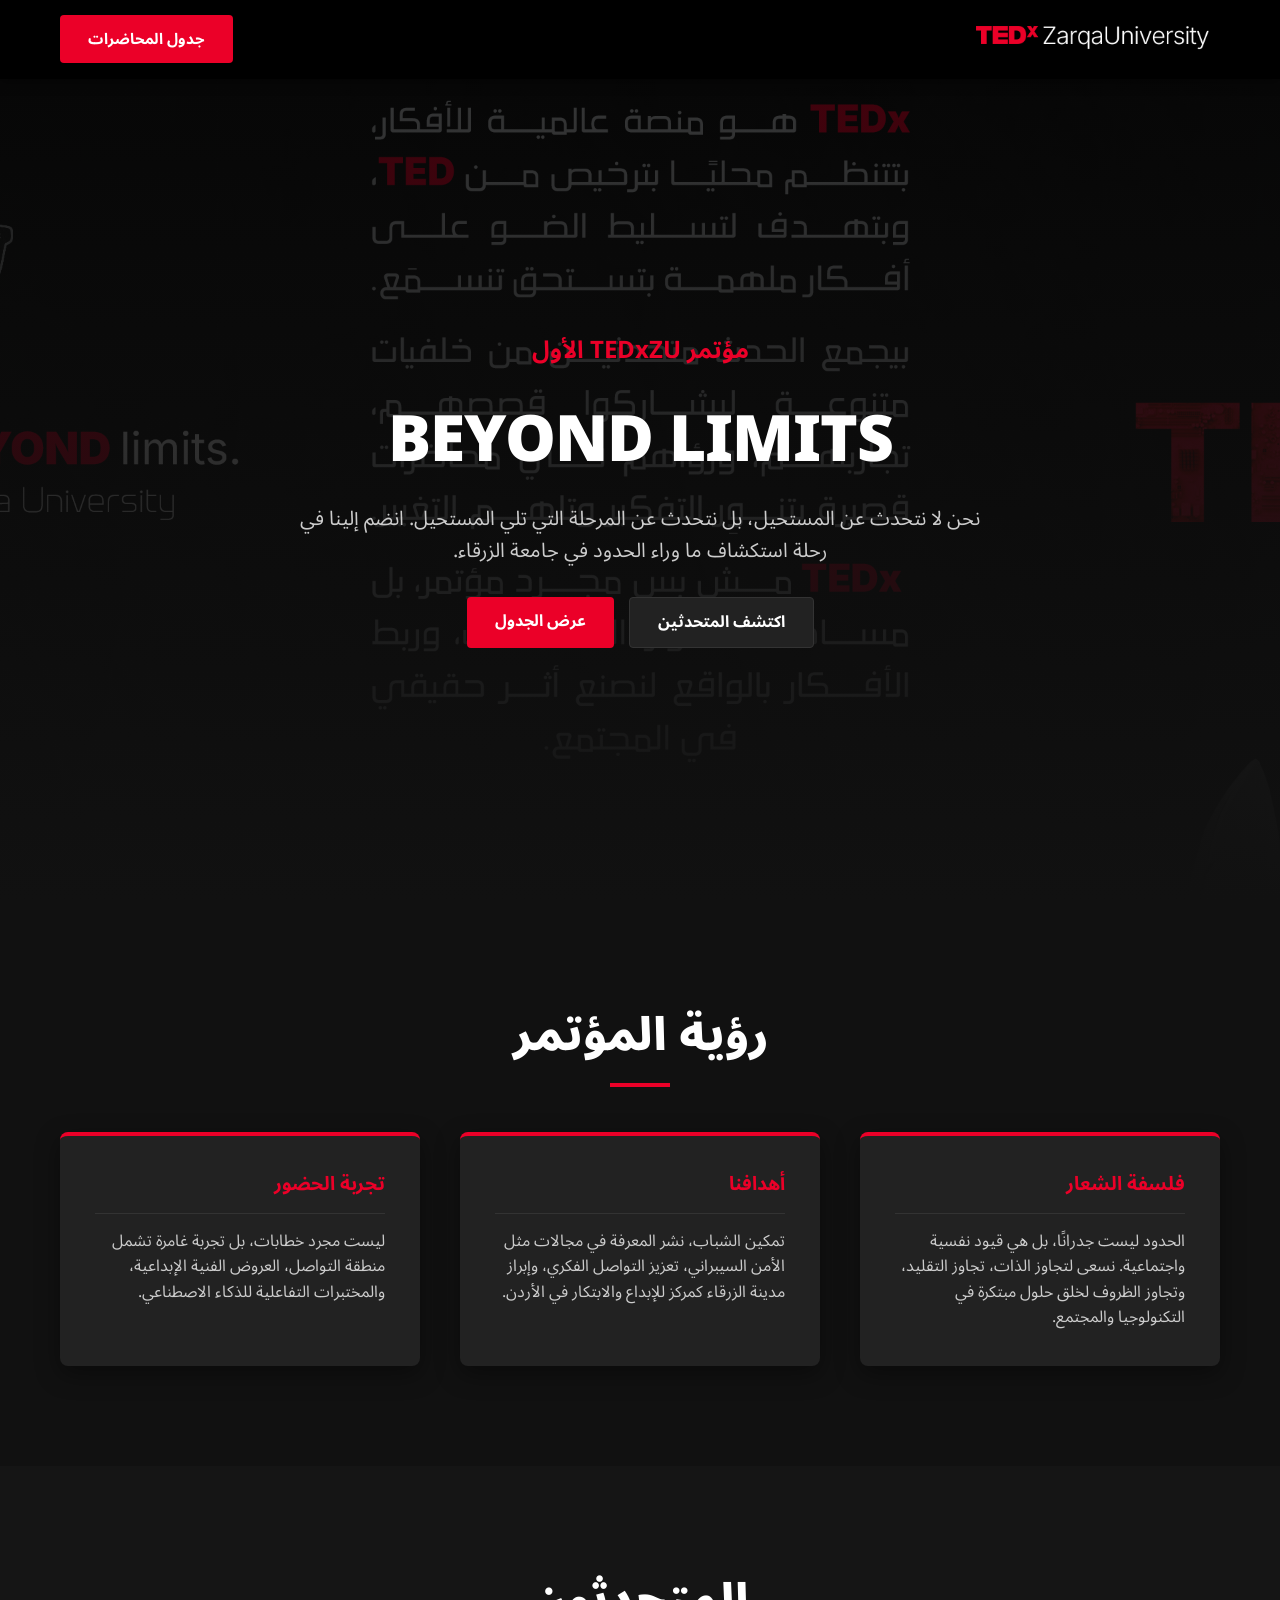
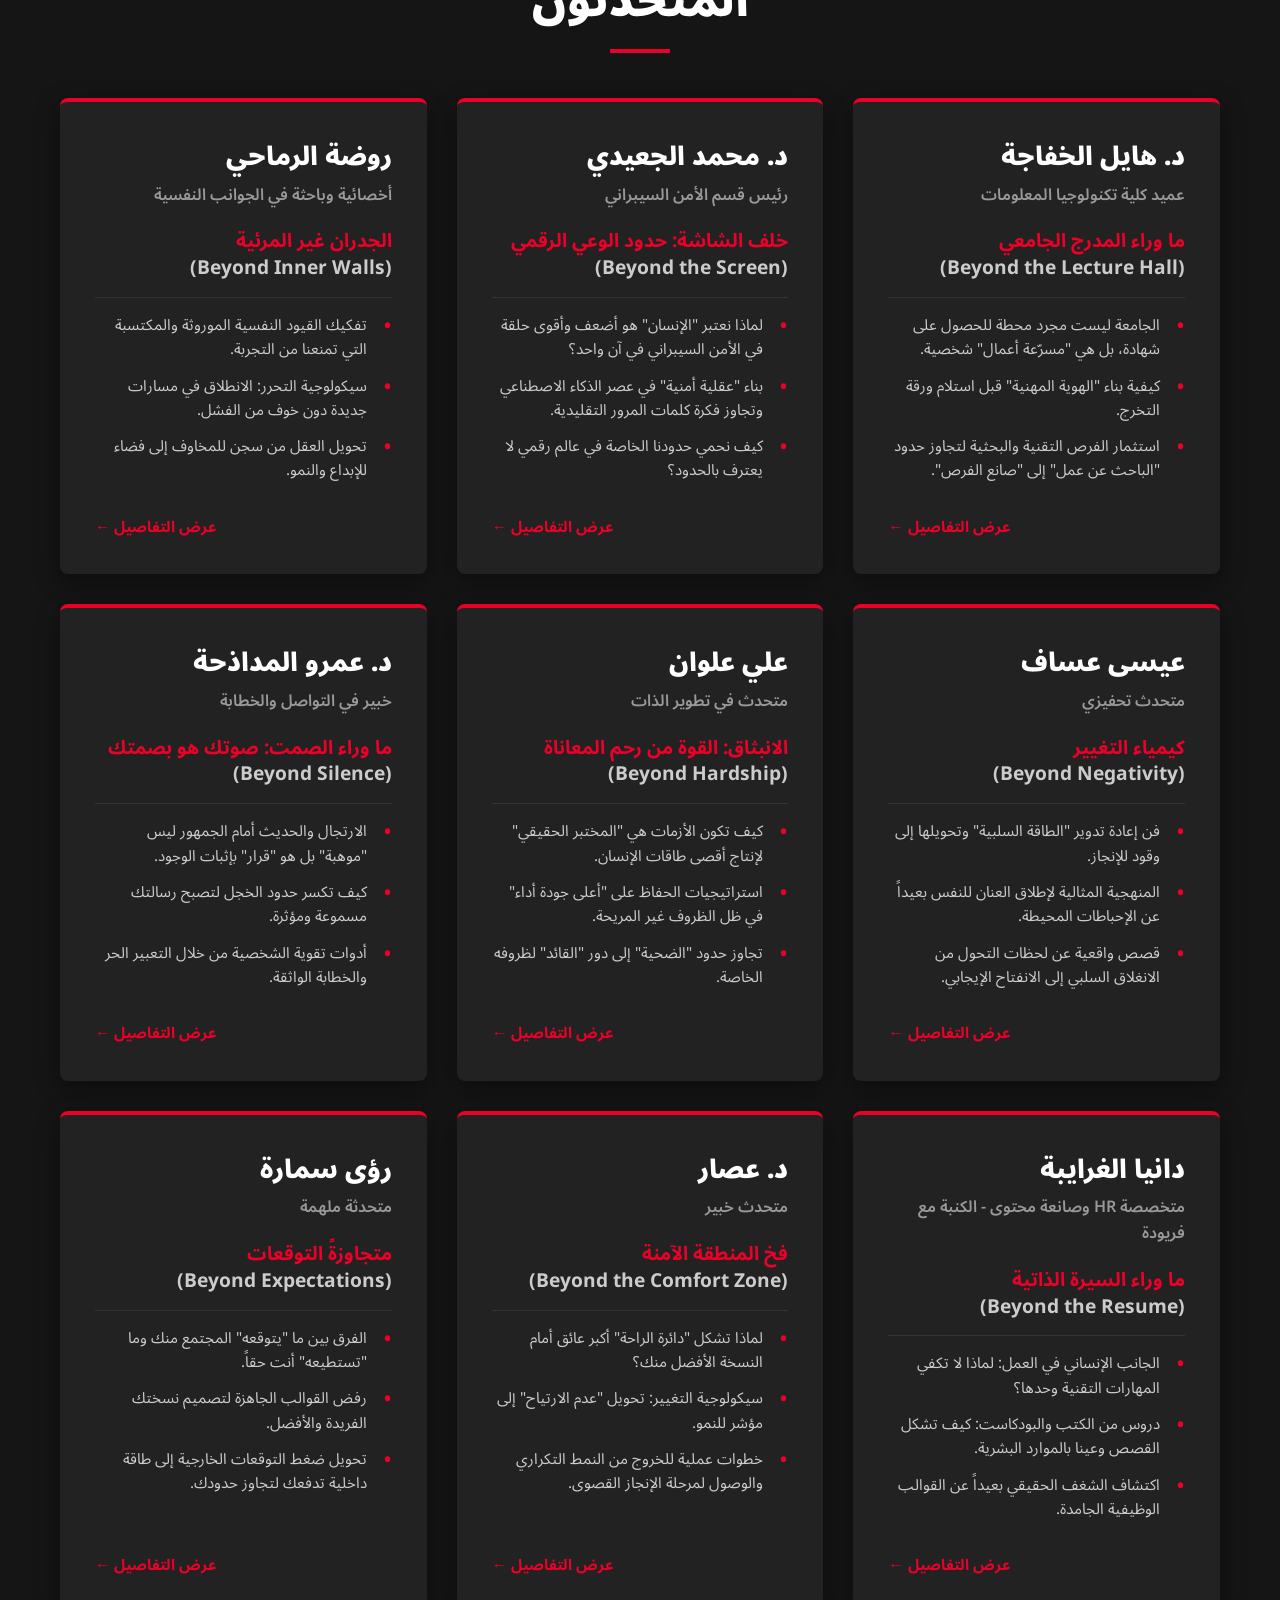
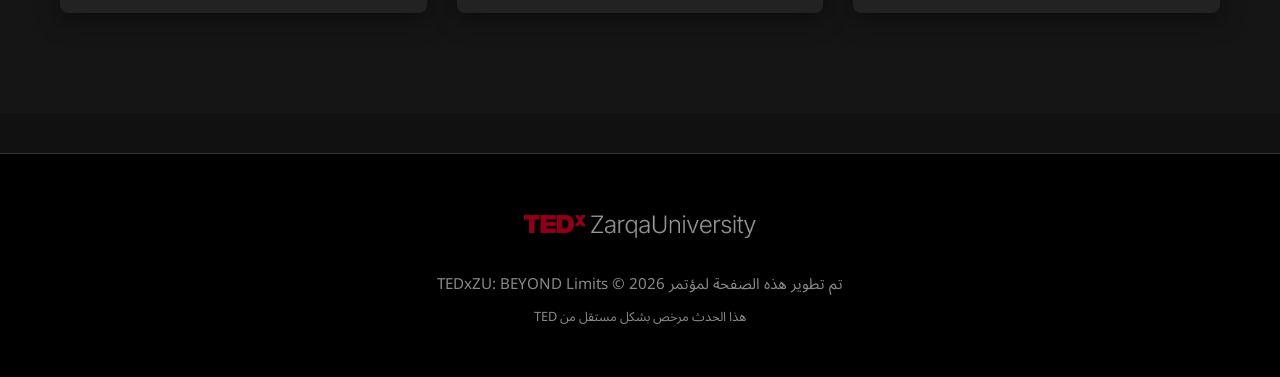
<file: index.html>
<!DOCTYPE html>
<html lang="ar" dir="rtl">
<head>
    <meta charset="UTF-8">
    <meta name="viewport" content="width=device-width, initial-scale=1.0">
    <title>TEDxZU: BEYOND Limits</title>
    <!-- Fonts -->
    <link href="https://fonts.googleapis.com/css2?family=Noto+Sans+Arabic:wght@400;700;900&display=swap" rel="stylesheet">
    <!-- Global CSS -->
    <link rel="stylesheet" href="style.css">
</head>
<body>

    <nav>
        <div class="container nav-content">
            <a href="index.html">
                <img src="Asset/logo-white.png" alt="TEDxZU Logo" class="logo">
            </a>
            <ul class="nav-links">
                <li>
                    <a href="TEDxZU_Lectures_Schedule.html" class="ted-btn">جدول المحاضرات</a>
                </li>
            </ul>
        </div>
    </nav>

    <section id="hero-index" class="hero-section large">
        <div class="container hero-content">
            <span class="theme-tag">مؤتمر TEDxZU الأول</span>
            <h1>BEYOND Limits</h1>
            <p>نحن لا نتحدث عن المستحيل، بل نتحدث عن المرحلة التي تلي المستحيل. انضم إلينا في رحلة استكشاف ما وراء الحدود في جامعة الزرقاء.</p>
            <div class="hero-actions">
                <a href="#speakers" class="ted-btn secondary">اكتشف المتحدثين</a>
                <a href="TEDxZU_Lectures_Schedule.html" class="ted-btn">عرض الجدول</a>
            </div>
        </div>
    </section>

    <section id="vision">
        <div class="container">
            <div class="section-header">
                <h2>رؤية المؤتمر</h2>
            </div>
            <div class="vision-grid">
                <div class="ted-card interactive">
                    <h3 class="card-highlight">فلسفة الشعار</h3>
                    <p>الحدود ليست جدرانًا، بل هي قيود نفسية واجتماعية. نسعى لتجاوز الذات، تجاوز التقليد، وتجاوز الظروف لخلق حلول مبتكرة في التكنولوجيا والمجتمع.</p>
                </div>
                <div class="ted-card interactive">
                    <h3 class="card-highlight">أهدافنا</h3>
                    <p>تمكين الشباب، نشر المعرفة في مجالات مثل الأمن السيبراني، تعزيز التواصل الفكري، وإبراز مدينة الزرقاء كمركز للإبداع والابتكار في الأردن.</p>
                </div>
                <div class="ted-card interactive">
                    <h3 class="card-highlight">تجربة الحضور</h3>
                    <p>ليست مجرد خطابات، بل تجربة غامرة تشمل منطقة التواصل، العروض الفنية الإبداعية، والمختبرات التفاعلية للذكاء الاصطناعي.</p>
                </div>
            </div>
        </div>
    </section>

    <section id="speakers">
        <div class="container">
            <div class="section-header">
                <h2>المتحدثون</h2>
            </div>
            <div class="speakers-grid">
                <!-- Speaker 1 -->
                <a href="lecture_details.html?id=haiel" class="ted-card">
                    <div class="card-title">د. هايل الخفاجة</div>
                    <span class="card-subtitle">عميد كلية تكنولوجيا المعلومات</span>
                    <div class="card-highlight">ما وراء المدرج الجامعي <span class="ltr-text">(Beyond the Lecture Hall)</span></div>
                    <ul>
                        <li>الجامعة ليست مجرد محطة للحصول على شهادة، بل هي "مسرّعة أعمال" شخصية.</li>
                        <li>كيفية بناء "الهوية المهنية" قبل استلام ورقة التخرج.</li>
                        <li>استثمار الفرص التقنية والبحثية لتجاوز حدود "الباحث عن عمل" إلى "صانع الفرص".</li>
                    </ul>
                    <div class="card-action-text">عرض التفاصيل &larr;</div>
                </a>

                <!-- Speaker 2 -->
                <a href="lecture_details.html?id=mohammed" class="ted-card">
                    <div class="card-title">د. محمد الجعيدي</div>
                    <span class="card-subtitle">رئيس قسم الأمن السيبراني</span>
                    <div class="card-highlight">خلف الشاشة: حدود الوعي الرقمي <span class="ltr-text">(Beyond the Screen)</span></div>
                    <ul>
                        <li>لماذا نعتبر "الإنسان" هو أضعف وأقوى حلقة في الأمن السيبراني في آن واحد؟</li>
                        <li>بناء "عقلية أمنية" في عصر الذكاء الاصطناعي وتجاوز فكرة كلمات المرور التقليدية.</li>
                        <li>كيف نحمي حدودنا الخاصة في عالم رقمي لا يعترف بالحدود؟</li>
                    </ul>
                    <div class="card-action-text">عرض التفاصيل &larr;</div>
                </a>

                <!-- Speaker 3 -->
                <a href="lecture_details.html?id=rawda" class="ted-card">
                    <div class="card-title">روضة الرماحي</div>
                    <span class="card-subtitle">أخصائية وباحثة في الجوانب النفسية</span>
                    <div class="card-highlight">الجدران غير المرئية <span class="ltr-text">(Beyond Inner Walls)</span></div>
                    <ul>
                        <li>تفكيك القيود النفسية الموروثة والمكتسبة التي تمنعنا من التجربة.</li>
                        <li>سيكولوجية التحرر: الانطلاق في مسارات جديدة دون خوف من الفشل.</li>
                        <li>تحويل العقل من سجن للمخاوف إلى فضاء للإبداع والنمو.</li>
                    </ul>
                    <div class="card-action-text">عرض التفاصيل &larr;</div>
                </a>

                <!-- Speaker 4 -->
                <a href="lecture_details.html?id=issa" class="ted-card">
                    <div class="card-title">عيسى عساف</div>
                    <span class="card-subtitle">متحدث تحفيزي</span>
                    <div class="card-highlight">كيمياء التغيير <span class="ltr-text">(Beyond Negativity)</span></div>
                    <ul>
                        <li>فن إعادة تدوير "الطاقة السلبية" وتحويلها إلى وقود للإنجاز.</li>
                        <li>المنهجية المثالية لإطلاق العنان للنفس بعيداً عن الإحباطات المحيطة.</li>
                        <li>قصص واقعية عن لحظات التحول من الانغلاق السلبي إلى الانفتاح الإيجابي.</li>
                    </ul>
                    <div class="card-action-text">عرض التفاصيل &larr;</div>
                </a>

                <!-- Speaker 5 -->
                <a href="lecture_details.html?id=ali" class="ted-card">
                    <div class="card-title">علي علوان</div>
                    <span class="card-subtitle">متحدث في تطوير الذات</span>
                    <div class="card-highlight">الانبثاق: القوة من رحم المعاناة <span class="ltr-text">(Beyond Hardship)</span></div>
                    <ul>
                        <li>كيف تكون الأزمات هي "المختبر الحقيقي" لإنتاج أقصى طاقات الإنسان.</li>
                        <li>استراتيجيات الحفاظ على "أعلى جودة أداء" في ظل الظروف غير المريحة.</li>
                        <li>تجاوز حدود "الضحية" إلى دور "القائد" لظروفه الخاصة.</li>
                    </ul>
                    <div class="card-action-text">عرض التفاصيل &larr;</div>
                </a>

                <!-- Speaker 6 -->
                <a href="lecture_details.html?id=amr" class="ted-card">
                    <div class="card-title">د. عمرو المداذحة</div>
                    <span class="card-subtitle">خبير في التواصل والخطابة</span>
                    <div class="card-highlight">ما وراء الصمت: صوتك هو بصمتك <span class="ltr-text">(Beyond Silence)</span></div>
                    <ul>
                        <li>الارتجال والحديث أمام الجمهور ليس "موهبة" بل هو "قرار" بإثبات الوجود.</li>
                        <li>كيف تكسر حدود الخجل لتصبح رسالتك مسموعة ومؤثرة.</li>
                        <li>أدوات تقوية الشخصية من خلال التعبير الحر والخطابة الواثقة.</li>
                    </ul>
                    <div class="card-action-text">عرض التفاصيل &larr;</div>
                </a>

                <!-- Speaker 7 -->
                <a href="lecture_details.html?id=dania" class="ted-card">
                    <div class="card-title">دانيا الغرايبة</div>
                    <span class="card-subtitle">متخصصة HR وصانعة محتوى - الكنبة مع فريودة</span>
                    <div class="card-highlight">ما وراء السيرة الذاتية <span class="ltr-text">(Beyond the Resume)</span></div>
                    <ul>
                        <li>الجانب الإنساني في العمل: لماذا لا تكفي المهارات التقنية وحدها؟</li>
                        <li>دروس من الكتب والبودكاست: كيف تشكل القصص وعينا بالموارد البشرية.</li>
                        <li>اكتشاف الشغف الحقيقي بعيداً عن القوالب الوظيفية الجامدة.</li>
                    </ul>
                    <div class="card-action-text">عرض التفاصيل &larr;</div>
                </a>

                <!-- Speaker 8 -->
                <a href="lecture_details.html?id=assar" class="ted-card">
                    <div class="card-title">د. عصار</div>
                    <span class="card-subtitle">متحدث خبير</span>
                    <div class="card-highlight">فخ المنطقة الآمنة <span class="ltr-text">(Beyond the Comfort Zone)</span></div>
                    <ul>
                        <li>لماذا تشكل "دائرة الراحة" أكبر عائق أمام النسخة الأفضل منك؟</li>
                        <li>سيكولوجية التغيير: تحويل "عدم الارتياح" إلى مؤشر للنمو.</li>
                        <li>خطوات عملية للخروج من النمط التكراري والوصول لمرحلة الإنجاز القصوى.</li>
                    </ul>
                    <div class="card-action-text">عرض التفاصيل &larr;</div>
                </a>

                <!-- Speaker 9 -->
                <a href="lecture_details.html?id=roaa" class="ted-card">
                    <div class="card-title">رؤى سمارة</div>
                    <span class="card-subtitle">متحدثة ملهمة</span>
                    <div class="card-highlight">متجاوزةً التوقعات <span class="ltr-text">(Beyond Expectations)</span></div>
                    <ul>
                        <li>الفرق بين ما "يتوقعه" المجتمع منك وما "تستطيعه" أنت حقاً.</li>
                        <li>رفض القوالب الجاهزة لتصميم نسختك الفريدة والأفضل.</li>
                        <li>تحويل ضغط التوقعات الخارجية إلى طاقة داخلية تدفعك لتجاوز حدودك.</li>
                    </ul>
                    <div class="card-action-text">عرض التفاصيل &larr;</div>
                </a>
            </div>
        </div>
    </section>

    <footer>
        <div class="container">
            <img src="Asset/logo-white.png" alt="TEDxZU Logo">
            <p class="copyright">تم تطوير هذه الصفحة لمؤتمر TEDxZU: BEYOND Limits &copy; 2026</p>
            <p class="footer-disclaimer">هذا الحدث مرخص بشكل مستقل من TED</p>
        </div>
    </footer>

</body>
</html>
</file>
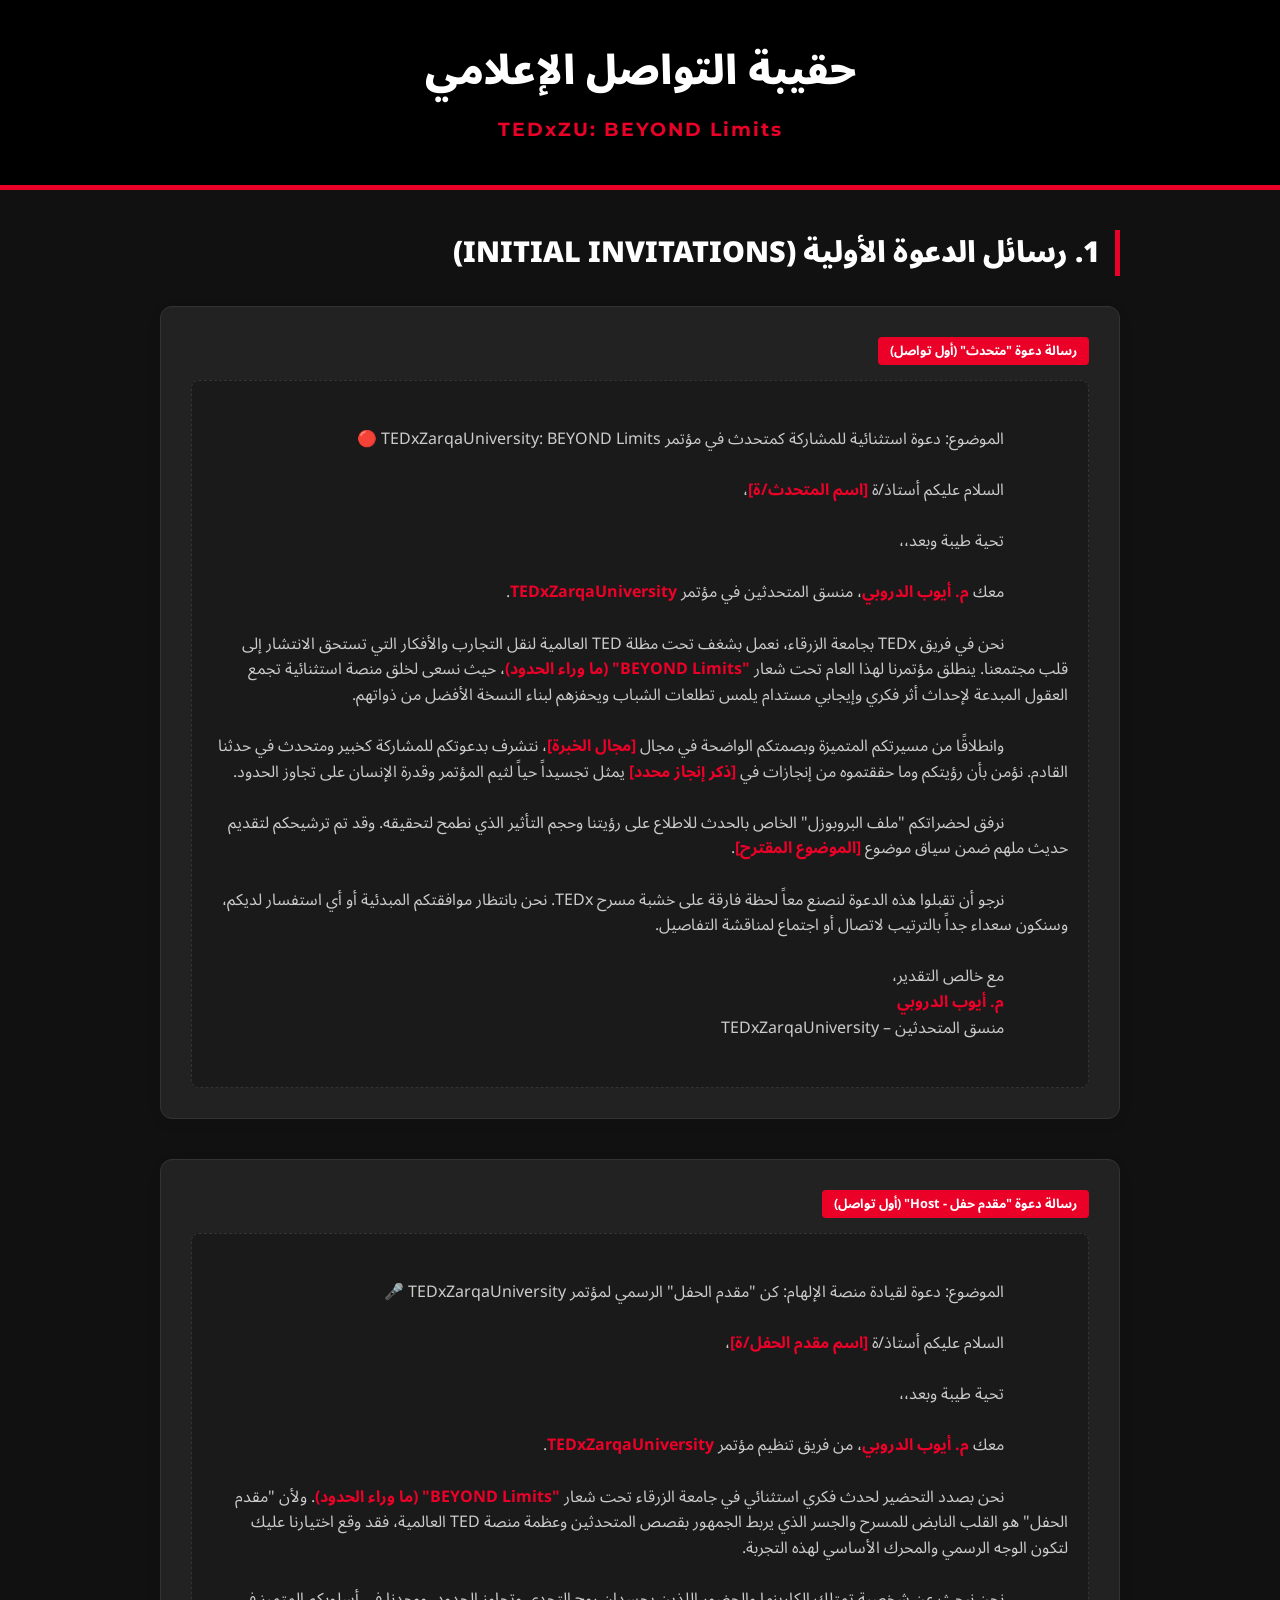
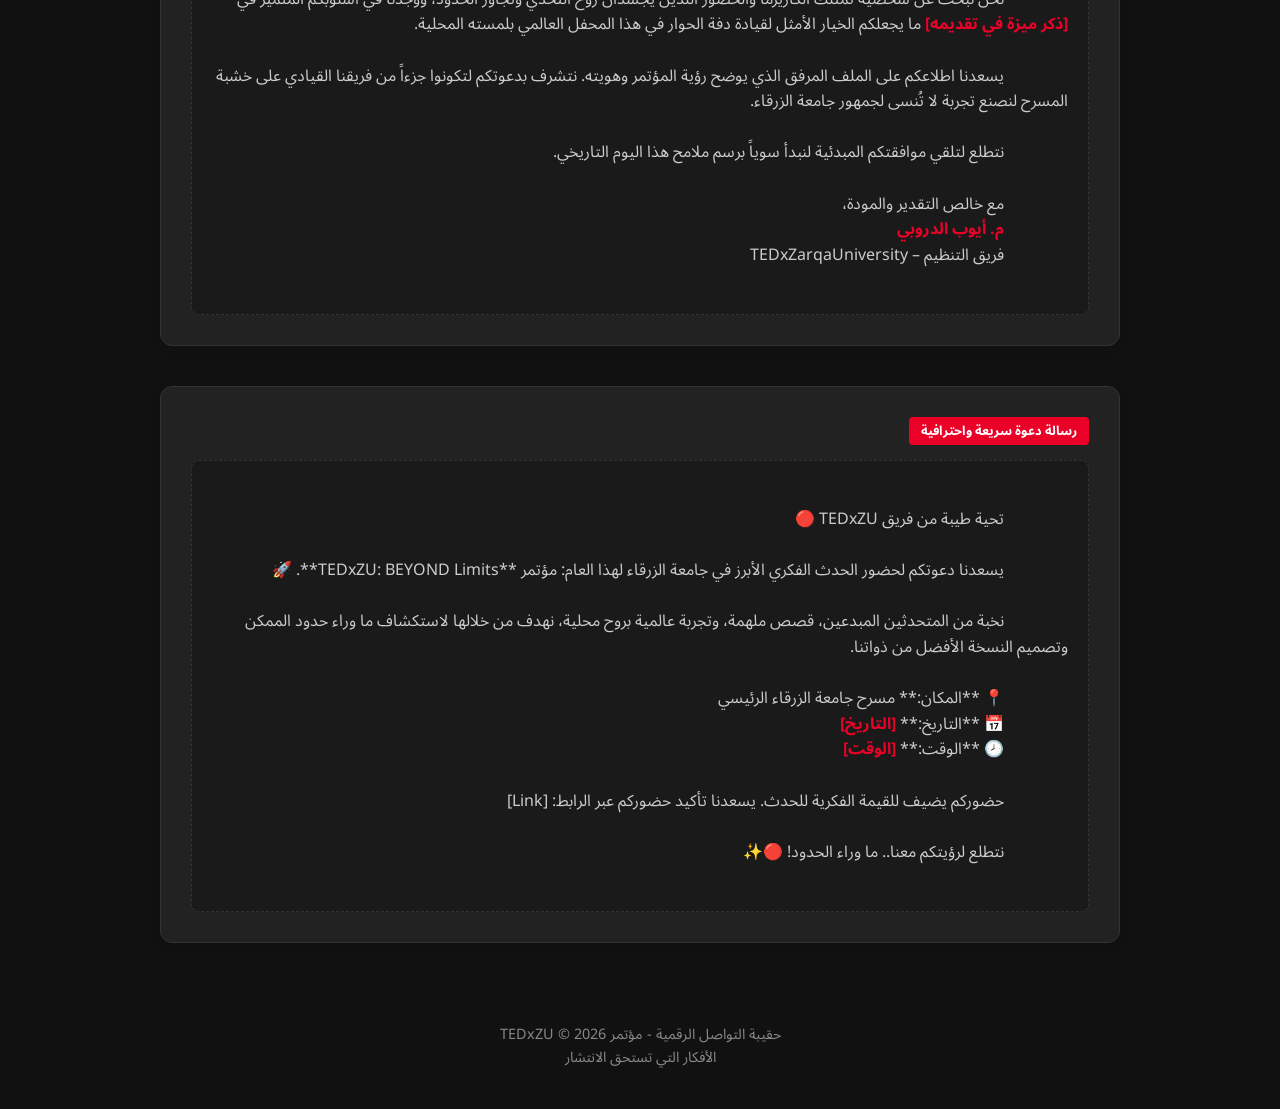
<file: Communication_Kit.html>
<!DOCTYPE html>
<html lang="ar" dir="rtl">
<head>
    <meta charset="UTF-8">
    <meta name="viewport" content="width=device-width, initial-scale=1.0">
    <title>TEDxZU: BEYOND Limits - Communication Kit</title>
    <!-- Fonts -->
    <link href="https://fonts.googleapis.com/css2?family=Noto+Sans+Arabic:wght@400;700;900&family=Montserrat:wght@700&display=swap" rel="stylesheet">
    <!-- Global CSS -->
    <link rel="stylesheet" href="style.css">
</head>
<body class="grey-theme">

    <div class="comm-header">
        <h1>حقيبة التواصل الإعلامي</h1>
        <p>TEDxZU: BEYOND Limits</p>
    </div>

    <div class="comm-container">

        <!-- 1. Initial Invitations -->
        <div class="comm-section-title">
            <h2>1. رسائل الدعوة الأولية (Initial Invitations)</h2>
        </div>

        <!-- Speaker Invitation -->
        <div class="comm-card">
            <div class="label">رسالة دعوة "متحدث" (أول تواصل)</div>
            <div class="content-box">
                الموضوع: دعوة استثنائية للمشاركة كمتحدث في مؤتمر TEDxZarqaUniversity: BEYOND Limits 🔴

                السلام عليكم أستاذ/ة <span class="placeholder">[اسم المتحدث/ة]</span>،

                تحية طيبة وبعد،،

                معك <span class="placeholder">م. أيوب الدروبي</span>، منسق المتحدثين في مؤتمر <span class="placeholder">TEDxZarqaUniversity</span>.

                نحن في فريق TEDx بجامعة الزرقاء، نعمل بشغف تحت مظلة TED العالمية لنقل التجارب والأفكار التي تستحق الانتشار إلى قلب مجتمعنا. ينطلق مؤتمرنا لهذا العام تحت شعار <span class="placeholder">"BEYOND Limits" (ما وراء الحدود)</span>، حيث نسعى لخلق منصة استثنائية تجمع العقول المبدعة لإحداث أثر فكري وإيجابي مستدام يلمس تطلعات الشباب ويحفزهم لبناء النسخة الأفضل من ذواتهم.

                وانطلاقًا من مسيرتكم المتميزة وبصمتكم الواضحة في مجال <span class="placeholder">[مجال الخبرة]</span>، نتشرف بدعوتكم للمشاركة كخبير ومتحدث في حدثنا القادم. نؤمن بأن رؤيتكم وما حققتموه من إنجازات في <span class="placeholder">[ذكر إنجاز محدد]</span> يمثل تجسيداً حياً لثيم المؤتمر وقدرة الإنسان على تجاوز الحدود.

                نرفق لحضراتكم "ملف البروبوزل" الخاص بالحدث للاطلاع على رؤيتنا وحجم التأثير الذي نطمح لتحقيقه. وقد تم ترشيحكم لتقديم حديث ملهم ضمن سياق موضوع <span class="placeholder">[الموضوع المقترح]</span>.

                نرجو أن تقبلوا هذه الدعوة لنصنع معاً لحظة فارقة على خشبة مسرح TEDx. نحن بانتظار موافقتكم المبدئية أو أي استفسار لديكم، وسنكون سعداء جداً بالترتيب لاتصال أو اجتماع لمناقشة التفاصيل.

                مع خالص التقدير،
                <span class="placeholder">م. أيوب الدروبي</span>
                منسق المتحدثين – TEDxZarqaUniversity
            </div>
        </div>

        <!-- Host Invitation -->
        <div class="comm-card">
            <div class="label">رسالة دعوة "مقدم حفل - Host" (أول تواصل)</div>
            <div class="content-box">
                الموضوع: دعوة لقيادة منصة الإلهام: كن "مقدم الحفل" الرسمي لمؤتمر TEDxZarqaUniversity 🎤

                السلام عليكم أستاذ/ة <span class="placeholder">[اسم مقدم الحفل/ة]</span>،

                تحية طيبة وبعد،،

                معك <span class="placeholder">م. أيوب الدروبي</span>، من فريق تنظيم مؤتمر <span class="placeholder">TEDxZarqaUniversity</span>.

                نحن بصدد التحضير لحدث فكري استثنائي في جامعة الزرقاء تحت شعار <span class="placeholder">"BEYOND Limits" (ما وراء الحدود)</span>. ولأن "مقدم الحفل" هو القلب النابض للمسرح والجسر الذي يربط الجمهور بقصص المتحدثين وعظمة منصة TED العالمية، فقد وقع اختيارنا عليك لتكون الوجه الرسمي والمحرك الأساسي لهذه التجربة.

                نحن نبحث عن شخصية تمتلك الكاريزما والحضور اللذين يجسدان روح التحدي وتجاوز الحدود، ووجدنا في أسلوبكم المتميز في <span class="placeholder">[ذكر ميزة في تقديمه]</span> ما يجعلكم الخيار الأمثل لقيادة دفة الحوار في هذا المحفل العالمي بلمسته المحلية.

                يسعدنا اطلاعكم على الملف المرفق الذي يوضح رؤية المؤتمر وهويته. نتشرف بدعوتكم لتكونوا جزءاً من فريقنا القيادي على خشبة المسرح لنصنع تجربة لا تُنسى لجمهور جامعة الزرقاء.

                نتطلع لتلقي موافقتكم المبدئية لنبدأ سوياً برسم ملامح هذا اليوم التاريخي.

                مع خالص التقدير والمودة،
                <span class="placeholder">م. أيوب الدروبي</span>
                فريق التنظيم – TEDxZarqaUniversity
            </div>
        </div>

        <div class="comm-card">
            <div class="label">رسالة دعوة سريعة واحترافية</div>
            <div class="content-box">
                تحية طيبة من فريق TEDxZU 🔴

                يسعدنا دعوتكم لحضور الحدث الفكري الأبرز في جامعة الزرقاء لهذا العام: مؤتمر **TEDxZU: BEYOND Limits**. 🚀

                نخبة من المتحدثين المبدعين، قصص ملهمة، وتجربة عالمية بروح محلية، نهدف من خلالها لاستكشاف ما وراء حدود الممكن وتصميم النسخة الأفضل من ذواتنا.

                📍 **المكان:** مسرح جامعة الزرقاء الرئيسي
                📅 **التاريخ:** <span class="placeholder">[التاريخ]</span>
                🕗 **الوقت:** <span class="placeholder">[الوقت]</span>

                حضوركم يضيف للقيمة الفكرية للحدث. يسعدنا تأكيد حضوركم عبر الرابط: [Link]

                نتطلع لرؤيتكم معنا.. ما وراء الحدود! 🔴✨
            </div>
        </div>

    </div>

    <footer class="comm-footer">
        حقيبة التواصل الرقمية - مؤتمر TEDxZU &copy; 2026<br>
        الأفكار التي تستحق الانتشار
    </footer>

</body>
</html>
</file>
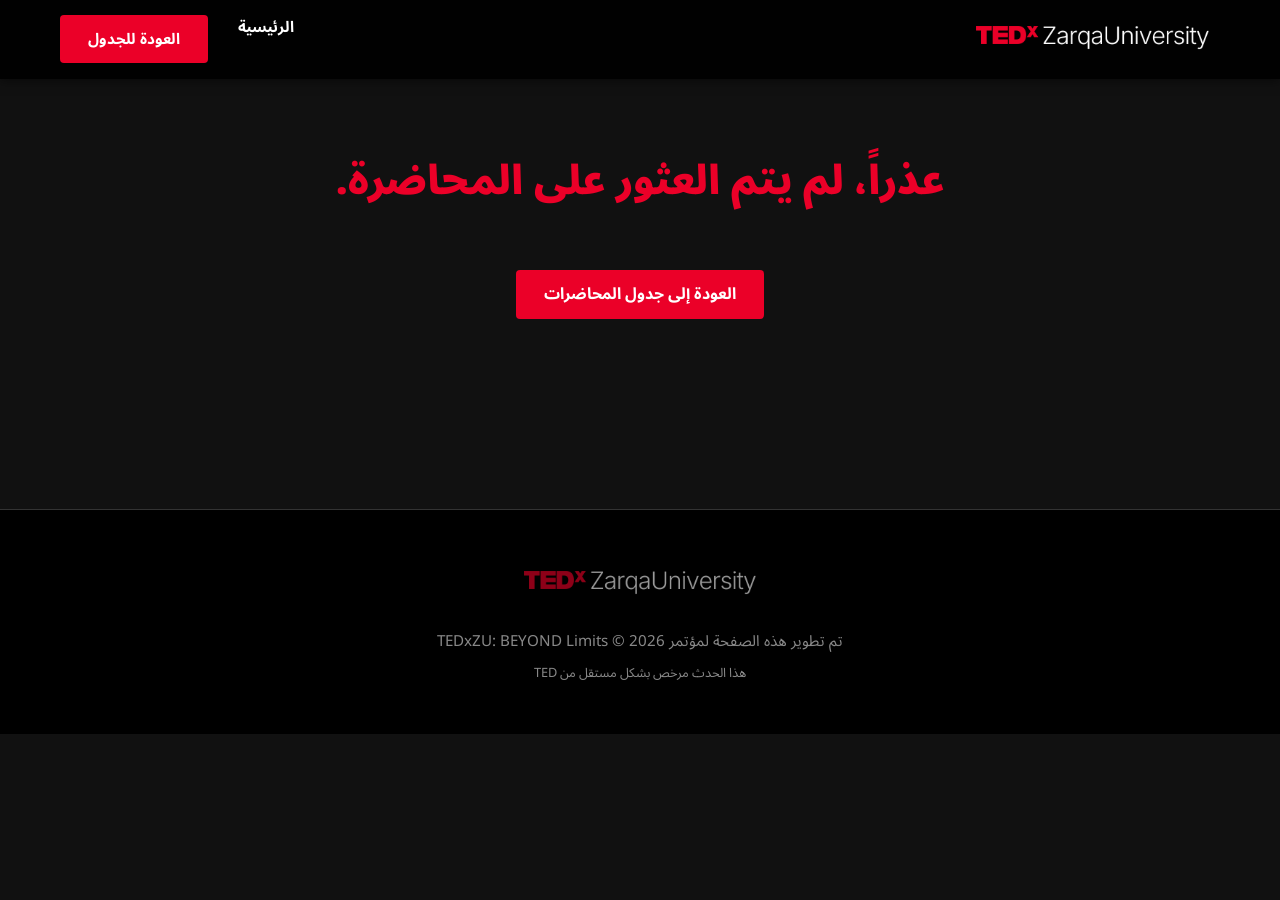
<file: lecture_details.html>
<!DOCTYPE html>
<html lang="ar" dir="rtl">
<head>
    <meta charset="UTF-8">
    <meta name="viewport" content="width=device-width, initial-scale=1.0">
    <title>تفاصيل المحاضرة - TEDxZU BEYOND Limits</title>
    <!-- Fonts -->
    <link href="https://fonts.googleapis.com/css2?family=Noto+Sans+Arabic:wght@400;700;900&display=swap" rel="stylesheet">
    <!-- Global CSS -->
    <link rel="stylesheet" href="style.css">
</head>
<body>

    <!-- Navigation -->
    <nav>
        <div class="container nav-content">
            <a href="index.html">
                <img src="Asset/logo-white.png" alt="TEDxZU Logo" class="logo">
            </a>
            <ul class="nav-links">
                <li><a href="index.html">الرئيسية</a></li>
                <li><a href="TEDxZU_Lectures_Schedule.html" class="ted-btn">العودة للجدول</a></li>
            </ul>
        </div>
    </nav>

    <div id="content-container">
        <!-- Hero Banner -->
        <section class="hero-section medium">
            <div class="container hero-content">
                <h1 id="dynamic-talk-title">جاري تحميل المحاضرة...</h1>
            </div>
        </section>

        <!-- Details Section -->
        <section class="container details-section">
            <!-- Profile Column -->
            <div class="ted-card interactive">
                <h2 id="dynamic-speaker-name" class="card-title">...</h2>
                <span id="dynamic-speaker-title" class="card-subtitle">...</span>
                <div class="time-badge" id="dynamic-time-slot">...</div>
            </div>

            <!-- Points Column -->
            <div class="lecture-content">
                <h3>محاور المحاضرة</h3>
                <ul id="dynamic-points">
                    <!-- Points will be injected here via JS -->
                </ul>
            </div>
        </section>
    </div>

    <!-- Error View -->
    <div id="error-msg" class="container">
        <h2>عذراً، لم يتم العثور على المحاضرة.</h2>
        <br>
        <a href="TEDxZU_Lectures_Schedule.html" class="ted-btn">العودة إلى جدول المحاضرات</a>
    </div>

    <!-- Footer -->
    <footer>
        <div class="container">
            <img src="Asset/logo-white.png" alt="TEDxZU Logo">
            <p>تم تطوير هذه الصفحة لمؤتمر TEDxZU: BEYOND Limits &copy; 2026</p>
            <p class="footer-disclaimer">هذا الحدث مرخص بشكل مستقل من TED</p>
        </div>
    </footer>

    <!-- Vanilla JS Engine -->
    <script>
        const speakersData = {
            "haiel": {
                name: "د. هايل الخفاجة",
                title: "عميد كلية تكنولوجيا المعلومات",
                talkTitle: "ما وراء المدرج الجامعي <span class='ltr-text'>(Beyond the Lecture Hall)</span>",
                timeSlot: "<span class='ltr-text'>10:00 AM - 10:30 AM</span>",
                points: [
                    "الجامعة ليست مجرد محطة للحصول على شهادة، بل هي \"مسرّعة أعمال\" شخصية.",
                    "كيفية بناء \"الهوية المهنية\" قبل استلام ورقة التخرج.",
                    "استثمار الفرص التقنية والبحثية لتجاوز حدود \"الباحث عن عمل\" إلى \"صانع الفرص\"."
                ]
            },
            "mohammed": {
                name: "د. محمد الجعيدي",
                title: "رئيس قسم الأمن السيبراني",
                talkTitle: "خلف الشاشة: حدود الوعي الرقمي <span class='ltr-text'>(Beyond the Screen)</span>",
                timeSlot: "<span class='ltr-text'>10:30 AM - 11:00 AM</span>",
                points: [
                    "لماذا نعتبر \"الإنسان\" هو أضعف وأقوى حلقة في الأمن السيبراني في آن واحد؟",
                    "بناء \"عقلية أمنية\" في عصر الذكاء الاصطناعي وتجاوز فكرة كلمات المرور التقليدية.",
                    "كيف نحمي حدودنا الخاصة في عالم رقمي لا يعترف بالحدود؟"
                ]
            },
            "rawda": {
                name: "روضة الرماحي",
                title: "أخصائية وباحثة في الجوانب النفسية",
                talkTitle: "الجدران غير المرئية <span class='ltr-text'>(Beyond Inner Walls)</span>",
                timeSlot: "<span class='ltr-text'>11:00 AM - 11:30 AM</span>",
                points: [
                    "تفكيك القيود النفسية الموروثة والمكتسبة التي تمنعنا من التجربة.",
                    "سيكولوجية التحرر: الانطلاق في مسارات جديدة دون خوف من الفشل.",
                    "تحويل العقل من سجن للمخاوف إلى فضاء للإبداع والنمو."
                ]
            },
            "issa": {
                name: "عيسى عساف",
                title: "متحدث تحفيزي",
                talkTitle: "كيمياء التغيير <span class='ltr-text'>(Beyond Negativity)</span>",
                timeSlot: "<span class='ltr-text'>11:30 AM - 12:00 PM</span>",
                points: [
                    "فن إعادة تدوير \"الطاقة السلبية\" وتحويلها إلى وقود للإنجاز.",
                    "المنهجية المثالية لإطلاق العنان للنفس بعيداً عن الإحباطات المحيطة.",
                    "قصص واقعية عن لحظات التحول من الانغلاق السلبي إلى الانفتاح الإيجابي."
                ]
            },
            "ali": {
                name: "علي علوان",
                title: "متحدث في تطوير الذات",
                talkTitle: "الانبثاق: القوة من رحم المعاناة <span class='ltr-text'>(Beyond Hardship)</span>",
                timeSlot: "<span class='ltr-text'>12:30 PM - 1:00 PM</span>",
                points: [
                    "كيف تكون الأزمات هي \"المختبر الحقيقي\" لإنتاج أقصى طاقات الإنسان.",
                    "استراتيجيات الحفاظ على \"أعلى جودة أداء\" في ظل الظروف غير المريحة.",
                    "تجاوز حدود \"الضحية\" إلى دور \"القائد\" لظروفه الخاصة."
                ]
            },
            "amr": {
                name: "د. عمرو المداذحة",
                title: "خبير في التواصل والخطابة",
                talkTitle: "ما وراء الصمت: صوتك هو بصمتك <span class='ltr-text'>(Beyond Silence)</span>",
                timeSlot: "<span class='ltr-text'>1:00 PM - 1:30 PM</span>",
                points: [
                    "الارتجال والحديث أمام الجمهور ليس \"موهبة\" بل هو \"قرار\" بإثبات الوجود.",
                    "كيف تكسر حدود الخجل لتصبح رسالتك مسموعة ومؤثرة.",
                    "أدوات تقوية الشخصية من خلال التعبير الحر والخطابة الواثقة."
                ]
            },
            "dania": {
                name: "دانيا الغرايبة",
                title: "متخصصة HR وصانعة محتوى - الكنبة مع فريودة",
                talkTitle: "ما وراء السيرة الذاتية <span class='ltr-text'>(Beyond the Resume)</span>",
                timeSlot: "<span class='ltr-text'>1:30 PM - 2:00 PM</span>",
                points: [
                    "الجانب الإنساني في العمل: لماذا لا تكفي المهارات التقنية وحدها؟",
                    "دروس من الكتب والبودكاست: كيف تشكل القصص وعينا بالموارد البشرية.",
                    "اكتشاف الشغف الحقيقي بعيداً عن القوالب الوظيفية الجامدة."
                ]
            },
            "assar": {
                name: "د. عصار",
                title: "متحدث خبير",
                talkTitle: "فخ المنطقة الآمنة <span class='ltr-text'>(Beyond the Comfort Zone)</span>",
                timeSlot: "<span class='ltr-text'>2:00 PM - 2:30 PM</span>",
                points: [
                    "لماذا تشكل \"دائرة الراحة\" أكبر عائق أمام النسخة الأفضل منك؟",
                    "سيكولوجية التغيير: تحويل \"عدم الارتياح\" إلى مؤشر للنمو.",
                    "خطوات عملية للخروج من النمط التكراري والوصول لمرحلة الإنجاز القصوى."
                ]
            },
            "roaa": {
                name: "رؤى سمارة",
                title: "متحدثة ملهمة",
                talkTitle: "متجاوزةً التوقعات <span class='ltr-text'>(Beyond Expectations)</span>",
                timeSlot: "<span class='ltr-text'>2:30 PM - 3:00 PM</span>",
                points: [
                    "الفرق بين ما \"يتوقعه\" المجتمع منك وما \"تستطيعه\" أنت حقاً.",
                    "رفض القوالب الجاهزة لتصميم نسختك الفريدة والأفضل.",
                    "تحويل ضغط التوقعات الخارجية إلى طاقة داخلية تدفعك لتجاوز حدودك."
                ]
            }
        };

        // Engine: Parse URL query parameters to retrieve speaker data
        document.addEventListener('DOMContentLoaded', () => {
            const urlParams = new URLSearchParams(window.location.search);
            const speakerId = urlParams.get('id');

            const contentContainer = document.getElementById('content-container');
            const errorMsg = document.getElementById('error-msg');

            // Validate ID and render content
            if (speakerId && speakersData[speakerId]) {
                const data = speakersData[speakerId];
                
                document.getElementById('dynamic-talk-title').innerHTML = data.talkTitle;
                document.getElementById('dynamic-speaker-name').innerText = data.name;
                document.getElementById('dynamic-speaker-title').innerText = data.title;
                document.getElementById('dynamic-time-slot').innerHTML = data.timeSlot;
                
                const pointsList = document.getElementById('dynamic-points');
                data.points.forEach(point => {
                    const li = document.createElement('li');
                    li.innerText = point;
                    pointsList.appendChild(li);
                });
            } else {
                // Toggle Error UI if ID is missing/invalid
                contentContainer.style.display = 'none';
                errorMsg.style.display = 'block';
            }
        });
    </script>
</body>
</html>
</file>
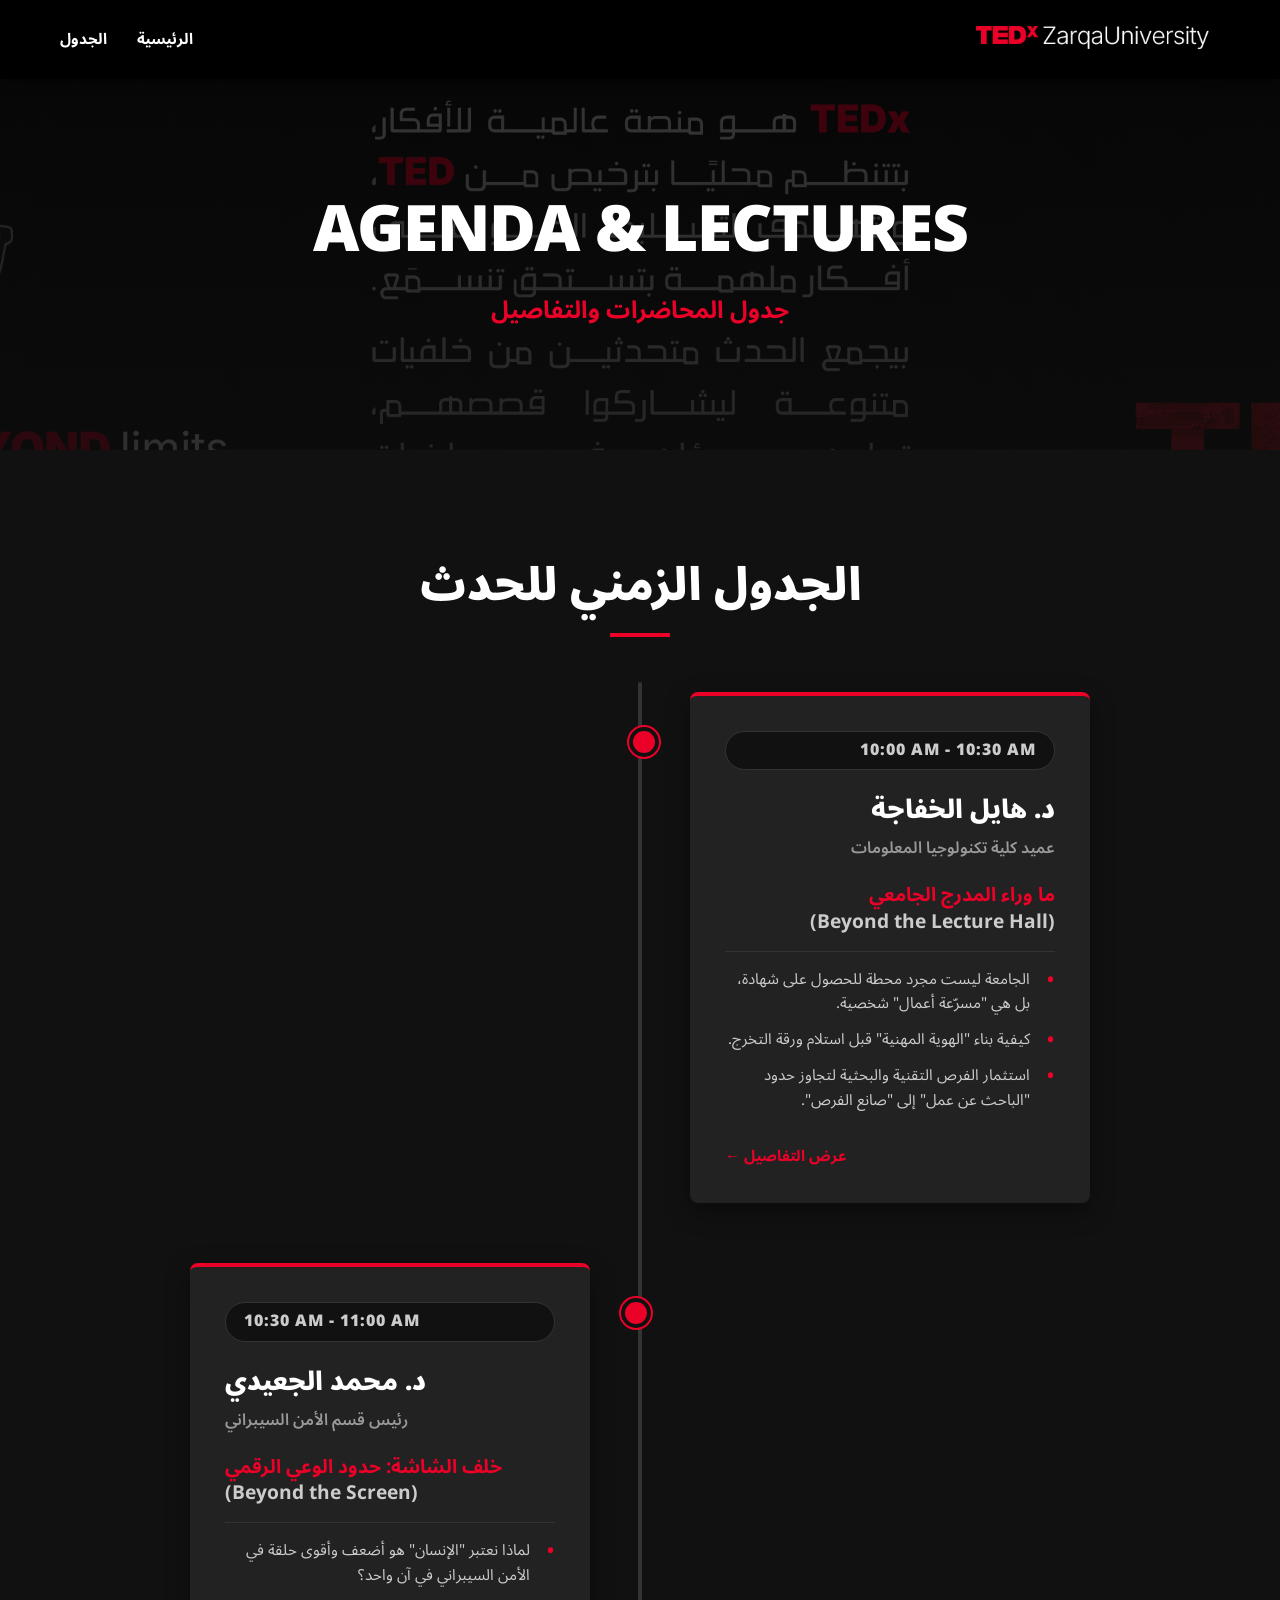
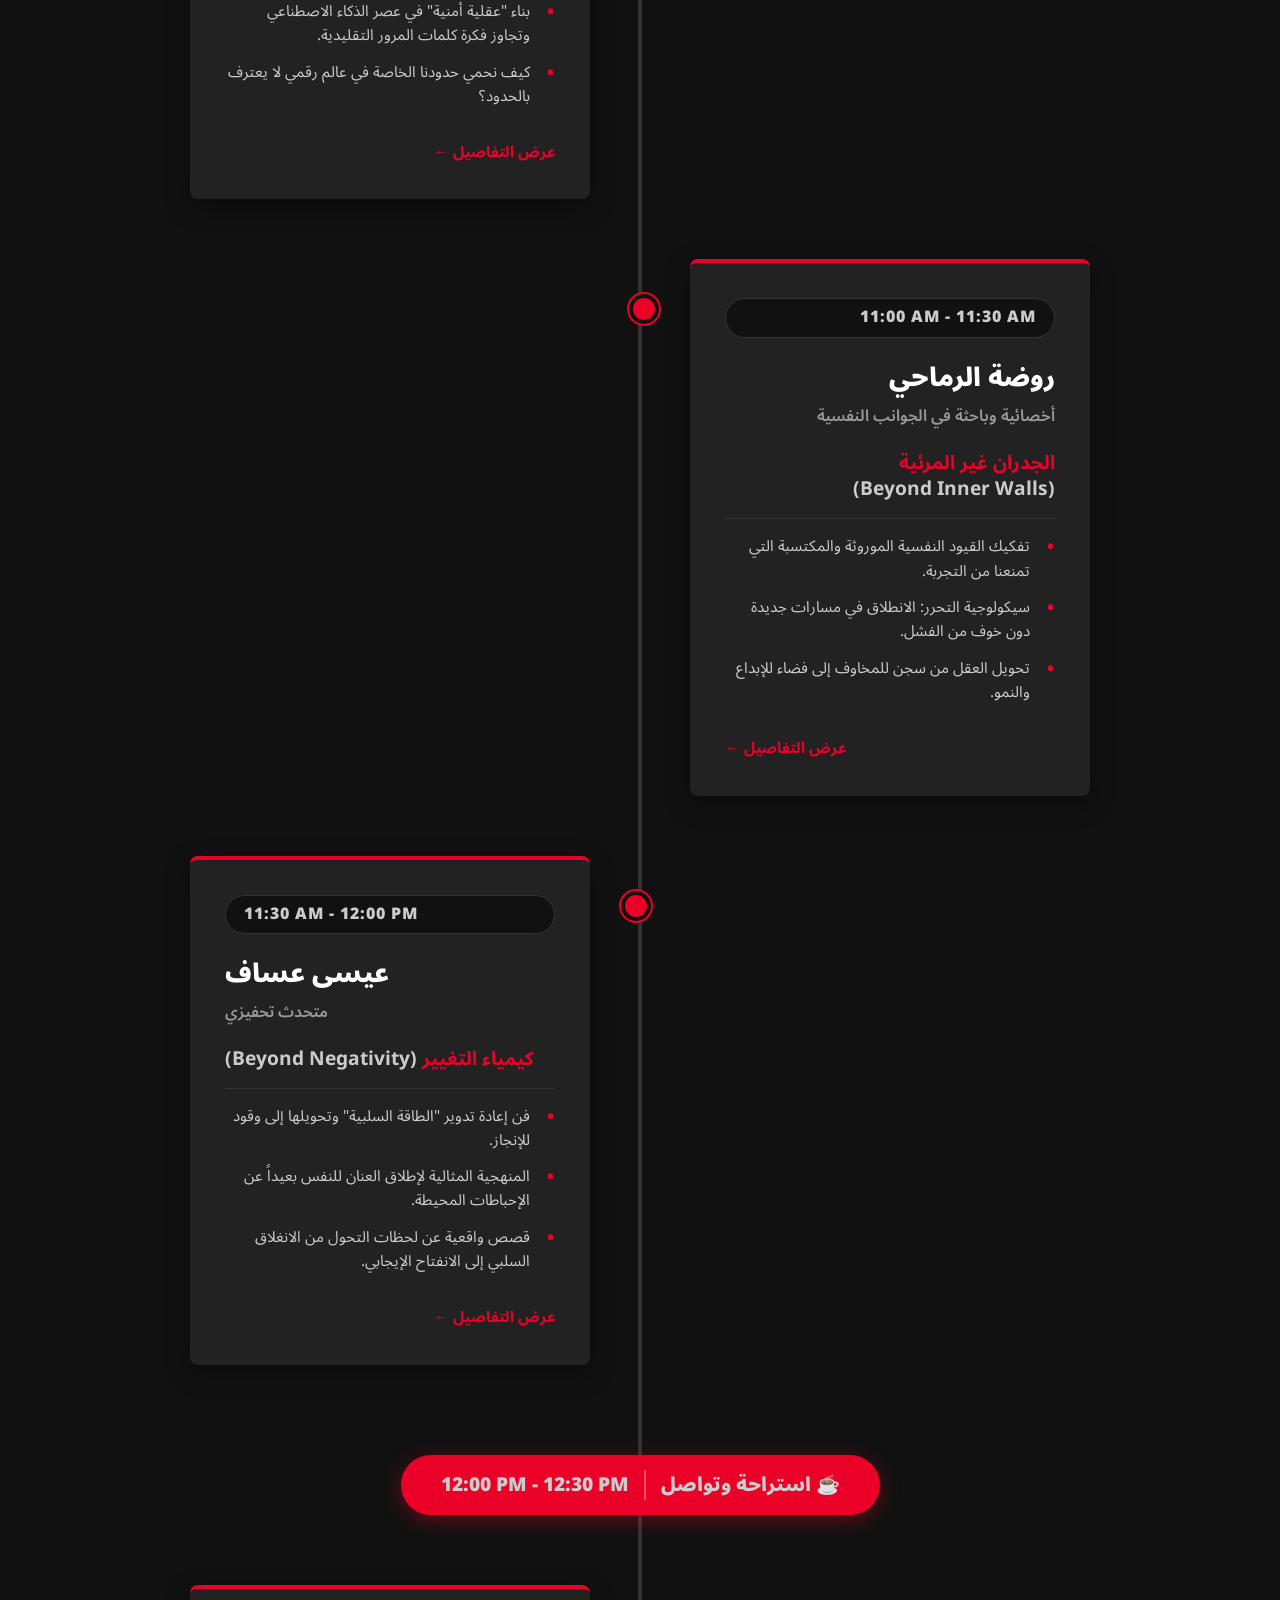
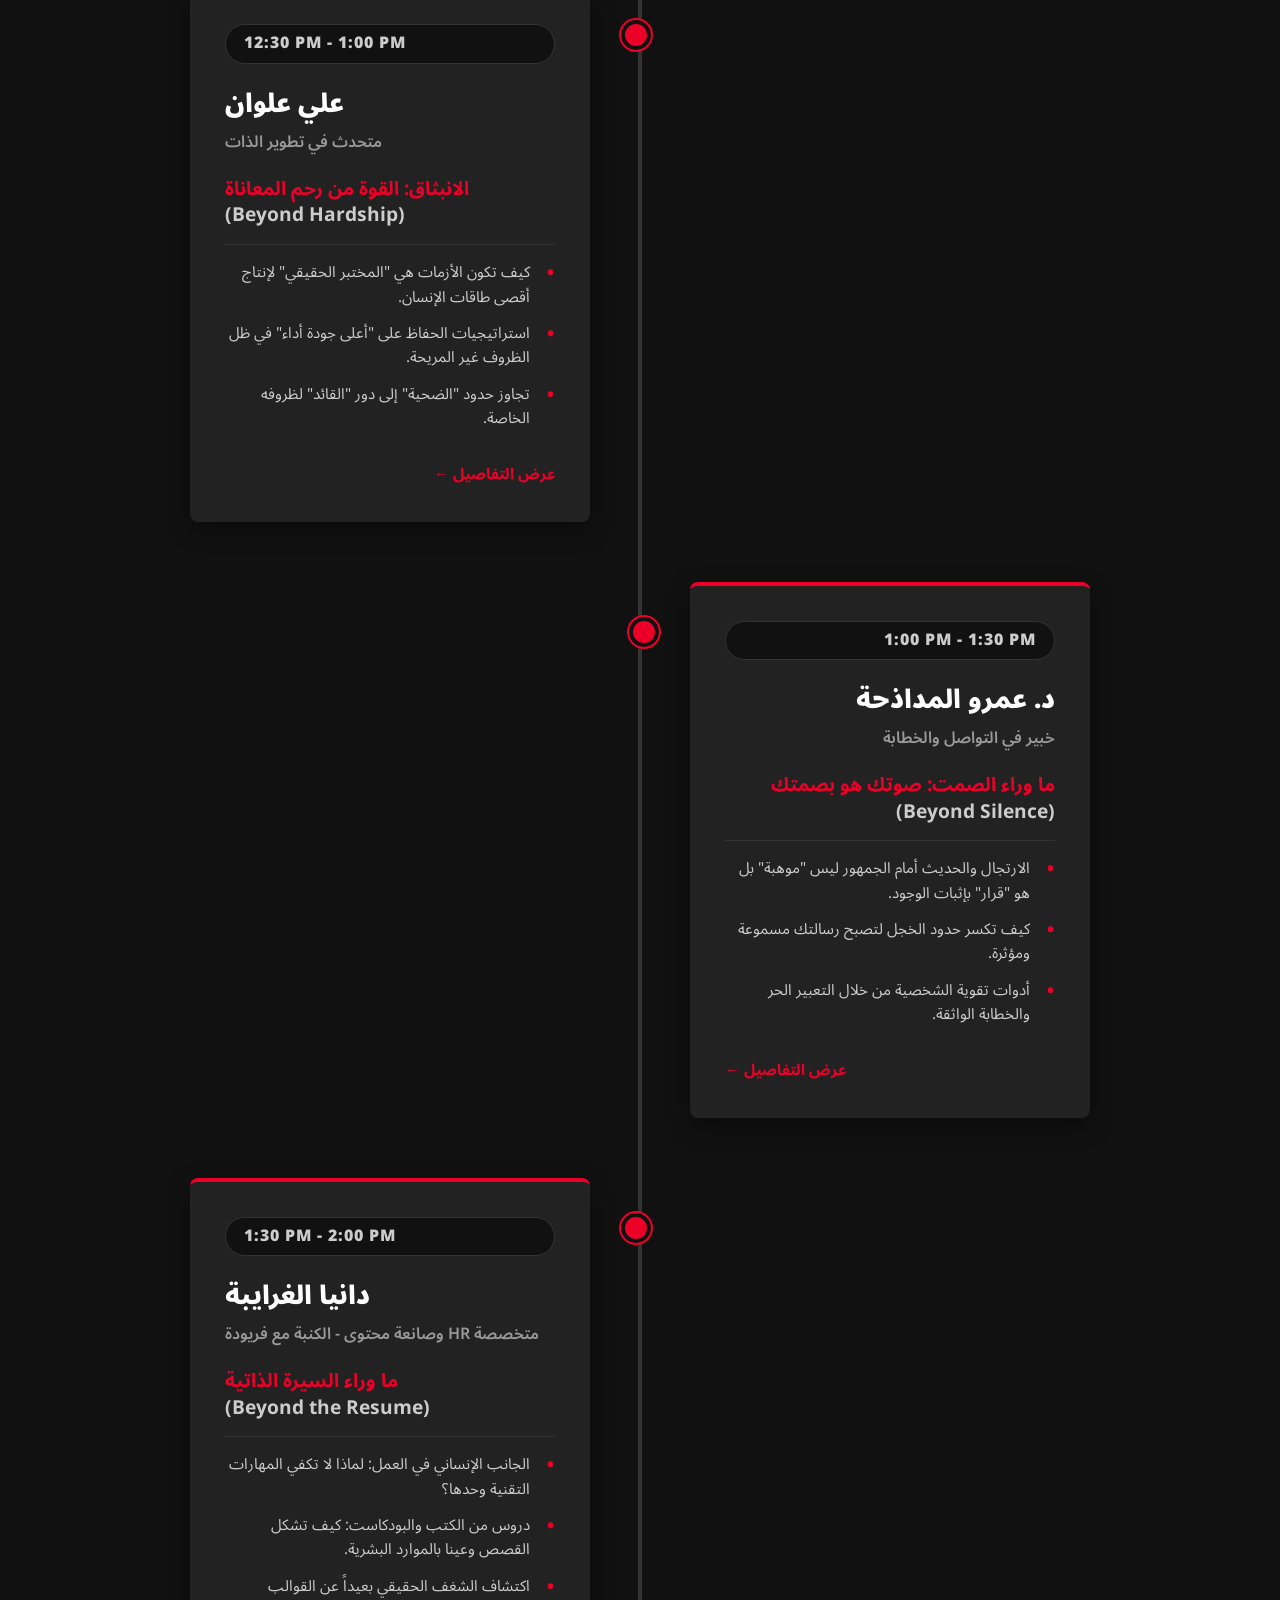
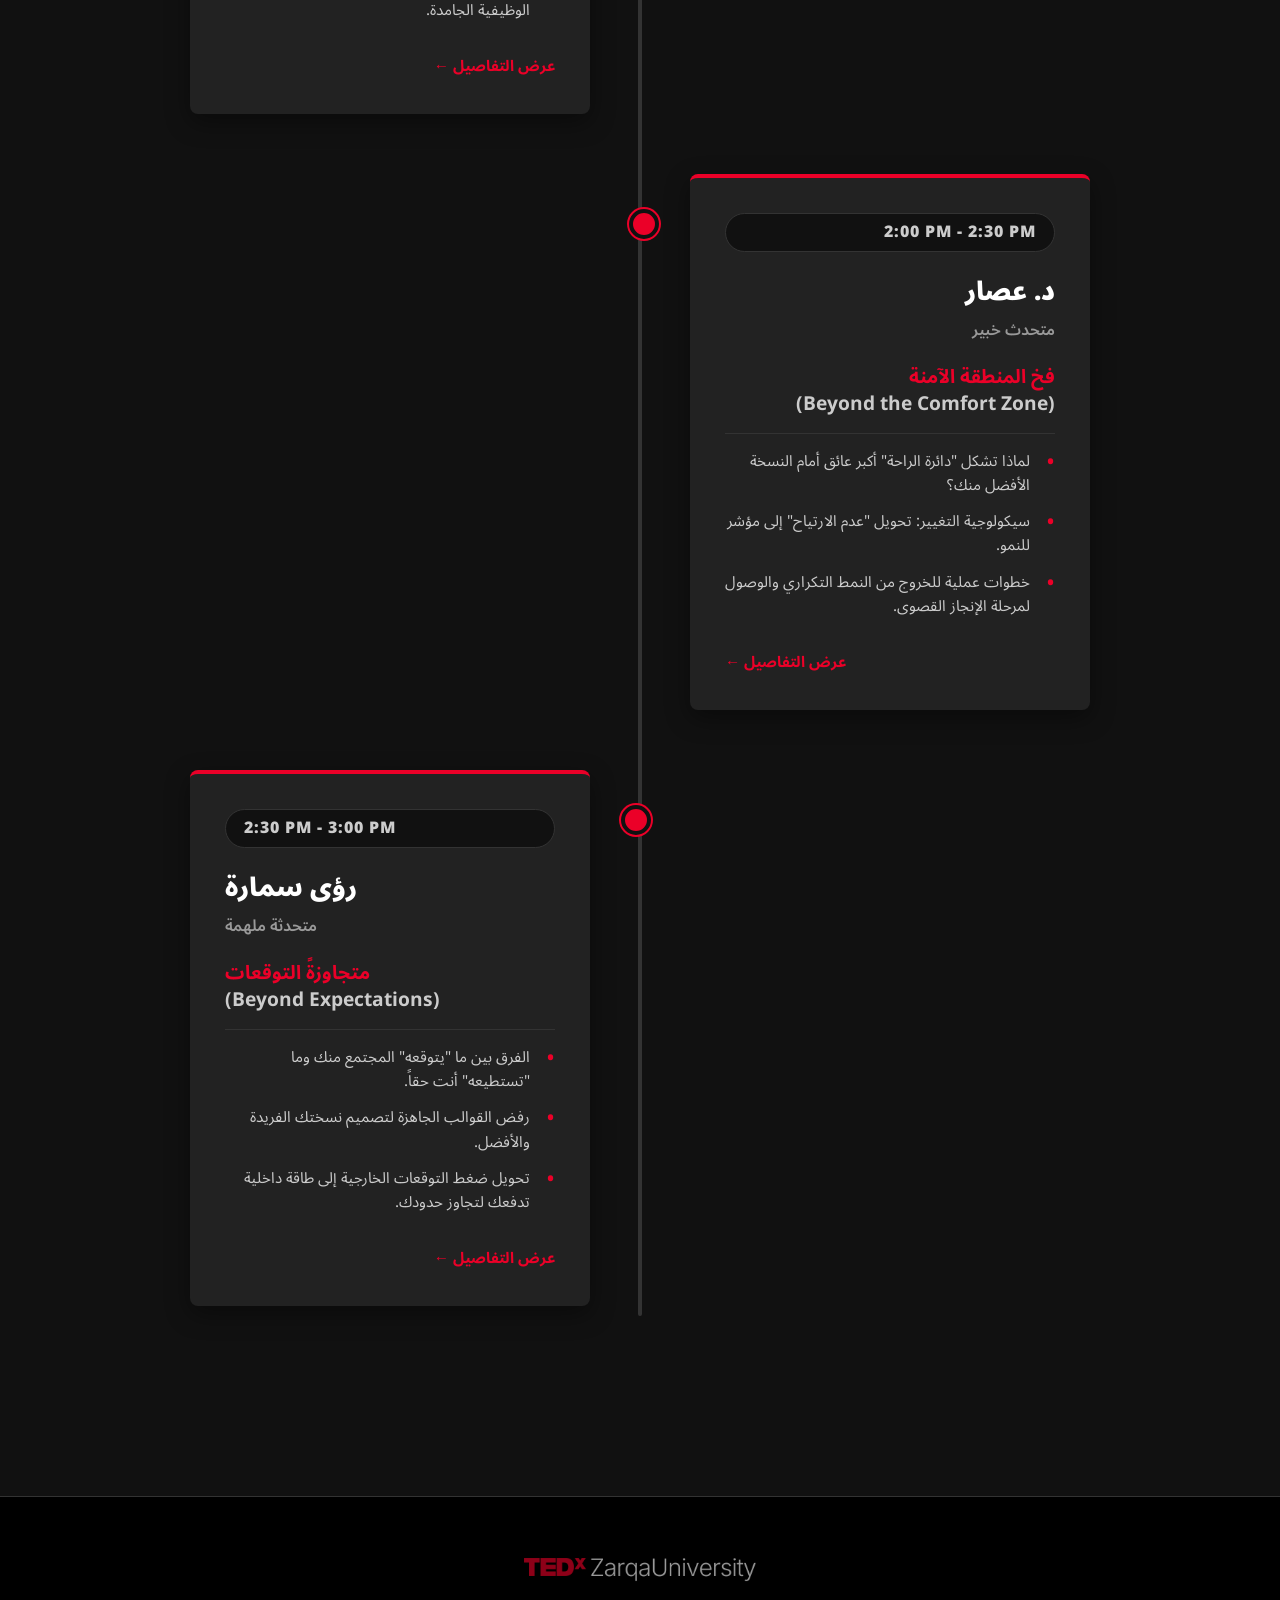
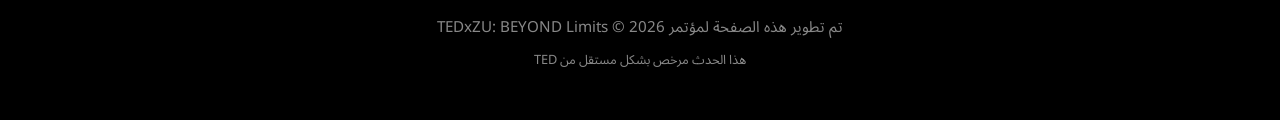
<file: TEDxZU_Lectures_Schedule.html>
<!DOCTYPE html>
<html lang="ar" dir="rtl">
<head>
    <meta charset="UTF-8">
    <meta name="viewport" content="width=device-width, initial-scale=1.0">
    <title>جدول المحاضرات - TEDxZU BEYOND Limits</title>
    <!-- Fonts -->
    <link href="https://fonts.googleapis.com/css2?family=Noto+Sans+Arabic:wght@400;700;900&display=swap" rel="stylesheet">
    <!-- Global CSS -->
    <link rel="stylesheet" href="style.css">
</head>
<body>

    <!-- Navigation -->
    <nav>
        <div class="container nav-content">
            <a href="index.html">
                <img src="Asset/logo-white.png" alt="TEDxZU Logo" class="logo">
            </a>
            <ul class="nav-links">
                <li><a href="index.html">الرئيسية</a></li>
                <li><a href="#schedule">الجدول</a></li>
            </ul>
        </div>
    </nav>

    <!-- Hero Section -->
    <section class="hero-section medium">
        <div class="container hero-content">
            <h1>Agenda & Lectures</h1>
            <span class="subtitle">جدول المحاضرات والتفاصيل</span>
        </div>
    </section>

    <!-- Schedule Timeline Section -->
    <section id="schedule" class="schedule-section">
        <div class="container">
            <div class="section-header">
                <h2>الجدول الزمني للحدث</h2>
            </div>
            
            <div class="timeline">
                
                <!-- Speaker 1 -->
                <div class="timeline-item">
                    <a href="lecture_details.html?id=haiel" class="ted-card">
                        <span class="time-badge"><span class="ltr-text">10:00 AM - 10:30 AM</span></span>
                        <div class="card-title">د. هايل الخفاجة</div>
                        <span class="card-subtitle">عميد كلية تكنولوجيا المعلومات</span>
                        <div class="card-highlight">ما وراء المدرج الجامعي <span class="ltr-text">(Beyond the Lecture Hall)</span></div>
                        <ul>
                            <li>الجامعة ليست مجرد محطة للحصول على شهادة، بل هي "مسرّعة أعمال" شخصية.</li>
                            <li>كيفية بناء "الهوية المهنية" قبل استلام ورقة التخرج.</li>
                            <li>استثمار الفرص التقنية والبحثية لتجاوز حدود "الباحث عن عمل" إلى "صانع الفرص".</li>
                        </ul>
                        <div class="card-action-text">عرض التفاصيل &larr;</div>
                    </a>
                </div>

                <!-- Speaker 2 -->
                <div class="timeline-item">
                    <a href="lecture_details.html?id=mohammed" class="ted-card">
                        <span class="time-badge"><span class="ltr-text">10:30 AM - 11:00 AM</span></span>
                        <div class="card-title">د. محمد الجعيدي</div>
                        <span class="card-subtitle">رئيس قسم الأمن السيبراني</span>
                        <div class="card-highlight">خلف الشاشة: حدود الوعي الرقمي <span class="ltr-text">(Beyond the Screen)</span></div>
                        <ul>
                            <li>لماذا نعتبر "الإنسان" هو أضعف وأقوى حلقة في الأمن السيبراني في آن واحد؟</li>
                            <li>بناء "عقلية أمنية" في عصر الذكاء الاصطناعي وتجاوز فكرة كلمات المرور التقليدية.</li>
                            <li>كيف نحمي حدودنا الخاصة في عالم رقمي لا يعترف بالحدود؟</li>
                        </ul>
                        <div class="card-action-text">عرض التفاصيل &larr;</div>
                    </a>
                </div>

                <!-- Speaker 3 -->
                <div class="timeline-item">
                    <a href="lecture_details.html?id=rawda" class="ted-card">
                        <span class="time-badge"><span class="ltr-text">11:00 AM - 11:30 AM</span></span>
                        <div class="card-title">روضة الرماحي</div>
                        <span class="card-subtitle">أخصائية وباحثة في الجوانب النفسية</span>
                        <div class="card-highlight">الجدران غير المرئية <span class="ltr-text">(Beyond Inner Walls)</span></div>
                        <ul>
                            <li>تفكيك القيود النفسية الموروثة والمكتسبة التي تمنعنا من التجربة.</li>
                            <li>سيكولوجية التحرر: الانطلاق في مسارات جديدة دون خوف من الفشل.</li>
                            <li>تحويل العقل من سجن للمخاوف إلى فضاء للإبداع والنمو.</li>
                        </ul>
                        <div class="card-action-text">عرض التفاصيل &larr;</div>
                    </a>
                </div>

                <!-- Speaker 4 -->
                <div class="timeline-item">
                    <a href="lecture_details.html?id=issa" class="ted-card">
                        <span class="time-badge"><span class="ltr-text">11:30 AM - 12:00 PM</span></span>
                        <div class="card-title">عيسى عساف</div>
                        <span class="card-subtitle">متحدث تحفيزي</span>
                        <div class="card-highlight">كيمياء التغيير <span class="ltr-text">(Beyond Negativity)</span></div>
                        <ul>
                            <li>فن إعادة تدوير "الطاقة السلبية" وتحويلها إلى وقود للإنجاز.</li>
                            <li>المنهجية المثالية لإطلاق العنان للنفس بعيداً عن الإحباطات المحيطة.</li>
                            <li>قصص واقعية عن لحظات التحول من الانغلاق السلبي إلى الانفتاح الإيجابي.</li>
                        </ul>
                        <div class="card-action-text">عرض التفاصيل &larr;</div>
                    </a>
                </div>

                <!-- 30 Minute Break -->
                <div class="timeline-item break-item">
                    <div class="break-content">
                        <span>☕ استراحة وتواصل</span>
                        <span class="break-time"><span class="ltr-text">12:00 PM - 12:30 PM</span></span>
                    </div>
                </div>

                <!-- Speaker 5 -->
                <div class="timeline-item">
                    <a href="lecture_details.html?id=ali" class="ted-card">
                        <span class="time-badge"><span class="ltr-text">12:30 PM - 1:00 PM</span></span>
                        <div class="card-title">علي علوان</div>
                        <span class="card-subtitle">متحدث في تطوير الذات</span>
                        <div class="card-highlight">الانبثاق: القوة من رحم المعاناة <span class="ltr-text">(Beyond Hardship)</span></div>
                        <ul>
                            <li>كيف تكون الأزمات هي "المختبر الحقيقي" لإنتاج أقصى طاقات الإنسان.</li>
                            <li>استراتيجيات الحفاظ على "أعلى جودة أداء" في ظل الظروف غير المريحة.</li>
                            <li>تجاوز حدود "الضحية" إلى دور "القائد" لظروفه الخاصة.</li>
                        </ul>
                        <div class="card-action-text">عرض التفاصيل &larr;</div>
                    </a>
                </div>

                <!-- Speaker 6 -->
                <div class="timeline-item">
                    <a href="lecture_details.html?id=amr" class="ted-card">
                        <span class="time-badge"><span class="ltr-text">1:00 PM - 1:30 PM</span></span>
                        <div class="card-title">د. عمرو المداذحة</div>
                        <span class="card-subtitle">خبير في التواصل والخطابة</span>
                        <div class="card-highlight">ما وراء الصمت: صوتك هو بصمتك <span class="ltr-text">(Beyond Silence)</span></div>
                        <ul>
                            <li>الارتجال والحديث أمام الجمهور ليس "موهبة" بل هو "قرار" بإثبات الوجود.</li>
                            <li>كيف تكسر حدود الخجل لتصبح رسالتك مسموعة ومؤثرة.</li>
                            <li>أدوات تقوية الشخصية من خلال التعبير الحر والخطابة الواثقة.</li>
                        </ul>
                        <div class="card-action-text">عرض التفاصيل &larr;</div>
                    </a>
                </div>

                <!-- Speaker 7 -->
                <div class="timeline-item">
                    <a href="lecture_details.html?id=dania" class="ted-card">
                        <span class="time-badge"><span class="ltr-text">1:30 PM - 2:00 PM</span></span>
                        <div class="card-title">دانيا الغرايبة</div>
                        <span class="card-subtitle">متخصصة HR وصانعة محتوى - الكنبة مع فريودة</span>
                        <div class="card-highlight">ما وراء السيرة الذاتية <span class="ltr-text">(Beyond the Resume)</span></div>
                        <ul>
                            <li>الجانب الإنساني في العمل: لماذا لا تكفي المهارات التقنية وحدها؟</li>
                            <li>دروس من الكتب والبودكاست: كيف تشكل القصص وعينا بالموارد البشرية.</li>
                            <li>اكتشاف الشغف الحقيقي بعيداً عن القوالب الوظيفية الجامدة.</li>
                        </ul>
                        <div class="card-action-text">عرض التفاصيل &larr;</div>
                    </a>
                </div>

                <!-- Speaker 8 -->
                <div class="timeline-item">
                    <a href="lecture_details.html?id=assar" class="ted-card">
                        <span class="time-badge"><span class="ltr-text">2:00 PM - 2:30 PM</span></span>
                        <div class="card-title">د. عصار</div>
                        <span class="card-subtitle">متحدث خبير</span>
                        <div class="card-highlight">فخ المنطقة الآمنة <span class="ltr-text">(Beyond the Comfort Zone)</span></div>
                        <ul>
                            <li>لماذا تشكل "دائرة الراحة" أكبر عائق أمام النسخة الأفضل منك؟</li>
                            <li>سيكولوجية التغيير: تحويل "عدم الارتياح" إلى مؤشر للنمو.</li>
                            <li>خطوات عملية للخروج من النمط التكراري والوصول لمرحلة الإنجاز القصوى.</li>
                        </ul>
                        <div class="card-action-text">عرض التفاصيل &larr;</div>
                    </a>
                </div>

                <!-- Speaker 9 -->
                <div class="timeline-item">
                    <a href="lecture_details.html?id=roaa" class="ted-card">
                        <span class="time-badge"><span class="ltr-text">2:30 PM - 3:00 PM</span></span>
                        <div class="card-title">رؤى سمارة</div>
                        <span class="card-subtitle">متحدثة ملهمة</span>
                        <div class="card-highlight">متجاوزةً التوقعات <span class="ltr-text">(Beyond Expectations)</span></div>
                        <ul>
                            <li>الفرق بين ما "يتوقعه" المجتمع منك وما "تستطيعه" أنت حقاً.</li>
                            <li>رفض القوالب الجاهزة لتصميم نسختك الفريدة والأفضل.</li>
                            <li>تحويل ضغط التوقعات الخارجية إلى طاقة داخلية تدفعك لتجاوز حدودك.</li>
                        </ul>
                        <div class="card-action-text">عرض التفاصيل &larr;</div>
                    </a>
                </div>

            </div>
        </div>
    </section>

    <!-- Footer -->
    <footer>
        <div class="container">
            <img src="Asset/logo-white.png" alt="TEDxZU Logo">
            <p>تم تطوير هذه الصفحة لمؤتمر TEDxZU: BEYOND Limits &copy; 2026</p>
            <p class="footer-disclaimer">هذا الحدث مرخص بشكل مستقل من TED</p>
        </div>
    </footer>

</body>
</html>
</file>
<file: style.css>
/* ==========================================================================
   TEDxZU BEYOND Limits - Global Stylesheet (Premium Dark Mode)
   ========================================================================== */

/* --------------------------------------------------------------------------
   Variables
   -------------------------------------------------------------------------- */
:root {
    --ted-red: #EB0028;
    --ted-red-dark: #b80020;
    --black: #000000;
    --dark-bg: #111111;
    --card-bg: #222222;
    --card-bg-hover: #2a2a2a;
    --white: #FFFFFF;
    --text-grey: #CCCCCC;
    --border-color: #333333;
}

/* --------------------------------------------------------------------------
   Reset & Base Styles
   -------------------------------------------------------------------------- */
* {
    margin: 0;
    padding: 0;
    box-sizing: border-box;
}

body {
    font-family: 'Noto Sans Arabic', sans-serif;
    background-color: var(--dark-bg);
    color: var(--white);
    line-height: 1.6;
    overflow-x: hidden;
}

/* Typography */
h1, h2, h3, .brand {
    font-weight: 900;
    text-transform: uppercase;
}

p, li, span {
    color: var(--text-grey);
}

.container {
    max-width: 1200px;
    margin: 0 auto;
    padding: 0 20px;
}

/* RTL Parenthesis Fix */
.ltr-text {
    direction: ltr;
    display: inline-block;
    unicode-bidi: embed;
}

/* --------------------------------------------------------------------------
   Navigation
   -------------------------------------------------------------------------- */
nav {
    background-color: rgba(0, 0, 0, 0.9);
    padding: 15px 0;
    position: fixed;
    top: 0;
    width: 100%;
    z-index: 1000;
    box-shadow: 0 2px 10px rgba(0,0,0,0.5);
    backdrop-filter: blur(5px);
}

.nav-content {
    display: flex;
    justify-content: space-between;
    align-items: center;
}

.logo {
    height: 40px;
}

.nav-links {
    list-style: none;
    display: flex;
    gap: 30px;
    margin: 0;
    padding: 0;
}

.nav-links a {
    color: var(--white);
    text-decoration: none;
    font-weight: 700;
    font-size: 0.95rem;
    transition: color 0.3s ease;
}

.nav-links a:hover {
    color: var(--ted-red);
}

/* --------------------------------------------------------------------------
   Unified Buttons
   -------------------------------------------------------------------------- */
.ted-btn {
    display: inline-block;
    background-color: var(--ted-red);
    color: var(--white) !important;
    padding: 12px 28px;
    text-decoration: none;
    font-weight: 700;
    border-radius: 4px;
    transition: all 0.3s ease;
    text-align: center;
    border: none;
    cursor: pointer;
}

.ted-btn:hover {
    background-color: var(--ted-red-dark);
    transform: translateY(-2px);
    box-shadow: 0 4px 12px rgba(235, 0, 40, 0.3);
}

.ted-btn.secondary {
    background-color: var(--card-bg);
    border: 1px solid var(--border-color);
}

.ted-btn.secondary:hover {
    background-color: var(--border-color);
    box-shadow: none;
}

/* --------------------------------------------------------------------------
   Unified Hero Section
   -------------------------------------------------------------------------- */
.hero-section {
    background: linear-gradient(to bottom, rgba(0,0,0,0.7), var(--dark-bg)), url('Asset/Main.png');
    background-size: cover;
    background-position: center;
    background-attachment: fixed;
    display: flex;
    align-items: center;
    justify-content: center;
    text-align: center;
    padding-top: 80px;
}

.hero-section.large {
    height: 100vh;
}

.hero-section.medium {
    height: 50vh;
}

.hero-content h1 {
    font-size: 4rem;
    margin-bottom: 10px;
    letter-spacing: -1px;
    color: var(--white);
}

.hero-content .theme-tag, 
.hero-content .subtitle {
    color: var(--ted-red);
    font-size: 1.5rem;
    display: block;
    margin-bottom: 20px;
    font-weight: 700;
}

.hero-content p {
    font-size: 1.25rem;
    max-width: 700px;
    margin: 0 auto 30px;
    color: var(--text-grey);
}

.hero-actions {
    display: flex;
    gap: 15px;
    justify-content: center;
    flex-wrap: wrap;
}

/* --------------------------------------------------------------------------
   Unified Card Component (.ted-card)
   -------------------------------------------------------------------------- */
.ted-card {
    background-color: var(--card-bg);
    padding: 35px;
    border-radius: 8px;
    border-top: 4px solid var(--ted-red);
    box-shadow: 0 8px 25px rgba(0,0,0,0.4);
    transition: all 0.3s ease;
    text-decoration: none;
    color: inherit;
    display: flex;
    flex-direction: column;
}

a.ted-card:hover, 
.ted-card.interactive:hover {
    transform: translateY(-5px);
    background-color: var(--card-bg-hover);
    box-shadow: 0 12px 30px rgba(235, 0, 40, 0.15);
}

.ted-card .card-title {
    font-size: 1.6rem;
    font-weight: 900;
    color: var(--white);
    margin-bottom: 5px;
}

.ted-card .card-subtitle {
    font-size: 1rem;
    color: #999;
    margin-bottom: 20px;
    display: block;
    font-weight: 600;
}

.ted-card .card-highlight {
    font-size: 1.2rem;
    color: var(--ted-red);
    font-weight: 700;
    margin-bottom: 15px;
    padding-bottom: 15px;
    border-bottom: 1px solid var(--border-color);
    line-height: 1.4;
}

.ted-card ul {
    list-style: none;
    padding: 0;
}

.ted-card li {
    position: relative;
    padding-right: 25px;
    margin-bottom: 12px;
    font-size: 0.95rem;
    color: var(--text-grey);
    line-height: 1.6;
}

.ted-card li::before {
    content: '•';
    position: absolute;
    right: 0;
    color: var(--ted-red);
    font-size: 1.5rem;
    line-height: 1;
    top: 2px;
}

.card-action-text {
    margin-top: auto;
    padding-top: 20px;
    color: var(--ted-red);
    font-weight: bold;
    text-align: left;
    font-size: 0.95rem;
    transition: transform 0.3s ease;
}

a.ted-card:hover .card-action-text {
    transform: translateX(-5px);
}

/* --------------------------------------------------------------------------
   Specific Layouts
   -------------------------------------------------------------------------- */

/* Section Headers */
.section-header {
    text-align: center;
    margin-bottom: 60px;
}

.section-header h2 {
    font-size: 2.8rem;
    display: inline-block;
    position: relative;
    color: var(--white);
}

.section-header h2::after {
    content: '';
    position: absolute;
    bottom: -15px;
    right: 50%;
    transform: translateX(50%);
    width: 60px;
    height: 4px;
    background-color: var(--ted-red);
}

/* Vision Section (Index) */
#vision {
    padding: 100px 0;
    background-color: var(--dark-bg);
}

.vision-grid {
    display: grid;
    grid-template-columns: repeat(auto-fit, minmax(300px, 1fr));
    gap: 40px;
    margin-top: 50px;
    text-align: right;
}

.vision-item h3 {
    color: var(--ted-red);
    margin-bottom: 15px;
    font-size: 1.5rem;
}

/* Speakers Grid (Index) */
#speakers {
    padding: 100px 0;
    background-color: #151515;
}

.speakers-grid {
    display: grid;
    grid-template-columns: repeat(auto-fill, minmax(350px, 1fr));
    gap: 30px;
}

/* Timeline (Schedule) */
.schedule-section {
    padding: 100px 0;
}

.timeline {
    position: relative;
    max-width: 1000px;
    margin: 0 auto;
}

.timeline::after {
    content: '';
    position: absolute;
    width: 4px;
    background-color: var(--border-color);
    top: 0;
    bottom: 0;
    right: 50%;
    transform: translateX(50%);
    border-radius: 2px;
}

.timeline-item {
    padding: 10px 50px;
    position: relative;
    width: 50%;
    margin-bottom: 40px;
}

.timeline-item:nth-child(odd):not(.break-item) {
    right: 0;
    text-align: right;
}

.timeline-item:nth-child(even):not(.break-item) {
    right: 50%;
    text-align: left;
}

.timeline-item:nth-child(even):not(.break-item) .ted-card {
    border-top: 4px solid var(--ted-red);
}

.timeline-item:nth-child(even):not(.break-item) .card-action-text {
    text-align: right;
}

.timeline-item:nth-child(even):not(.break-item) a.ted-card:hover .card-action-text {
    transform: translateX(5px);
}

.timeline-item:nth-child(even):not(.break-item) ul {
    text-align: right;
    direction: rtl;
}

.timeline-item:not(.break-item)::after {
    content: '';
    position: absolute;
    width: 22px;
    height: 22px;
    background-color: var(--ted-red);
    border: 4px solid var(--dark-bg);
    border-radius: 50%;
    top: 45px;
    z-index: 1;
    box-shadow: 0 0 0 2px var(--ted-red);
}

.timeline-item:nth-child(odd):not(.break-item)::after {
    left: -11px;
}

.timeline-item:nth-child(even):not(.break-item)::after {
    right: -11px;
}

.time-badge {
    display: inline-block;
    background-color: var(--dark-bg);
    color: var(--white);
    padding: 6px 18px;
    border-radius: 20px;
    font-weight: 900;
    font-size: 1rem;
    margin-bottom: 20px;
    letter-spacing: 1px;
    border: 1px solid var(--border-color);
}

.timeline-item.break-item {
    width: 100%;
    right: 0;
    text-align: center;
    padding: 40px 0;
    margin-bottom: 20px;
    position: relative;
}

.timeline-item.break-item::before {
    content: '';
    position: absolute;
    top: 50%;
    left: 0;
    right: 0;
    height: 2px;
    background: dashed 2px var(--border-color);
    z-index: 0;
}

.break-content {
    background-color: var(--ted-red);
    color: var(--white);
    padding: 15px 40px;
    border-radius: 30px;
    display: inline-flex;
    align-items: center;
    gap: 15px;
    font-weight: 900;
    font-size: 1.2rem;
    position: relative;
    z-index: 2;
    box-shadow: 0 5px 20px rgba(235, 0, 40, 0.4);
}

.break-time {
    border-right: 2px solid rgba(255,255,255,0.3);
    padding-right: 15px;
}

/* Lecture Details Layout */
.details-section {
    padding: 80px 0;
    display: grid;
    grid-template-columns: 1fr 2fr;
    gap: 60px;
    align-items: start;
}

.lecture-content h3 {
    font-size: 2.5rem;
    margin-bottom: 40px;
    color: var(--white);
    position: relative;
    display: inline-block;
}

.lecture-content h3::after {
    content: '';
    position: absolute;
    bottom: -15px;
    right: 0;
    width: 60px;
    height: 4px;
    background-color: var(--ted-red);
}

.lecture-content ul {
    list-style: none;
    padding: 0;
}

.lecture-content ul li {
    background: var(--card-bg);
    padding: 25px 30px 25px 25px;
    border-radius: 8px;
    border-right: 4px solid var(--ted-red);
    margin-bottom: 20px;
    font-size: 1.1rem;
    transition: transform 0.3s ease;
    box-shadow: 0 4px 15px rgba(0,0,0,0.2);
    position: relative;
    color: var(--text-grey);
}

.lecture-content ul li:hover {
    transform: translateX(-5px);
    background-color: var(--card-bg-hover);
}

#error-msg {
    display: none;
    text-align: center;
    padding: 150px 20px;
}

#error-msg h2 {
    color: var(--ted-red);
    font-size: 2.5rem;
    margin-bottom: 30px;
}

/* --------------------------------------------------------------------------
   Footer
   -------------------------------------------------------------------------- */
footer {
    background-color: var(--black);
    padding: 50px 0;
    text-align: center;
    border-top: 1px solid var(--border-color);
    margin-top: 40px;
}

footer img {
    height: 40px;
    margin-bottom: 20px;
    opacity: 0.6;
    transition: opacity 0.3s;
}

footer img:hover {
    opacity: 1;
}

footer p {
    color: #888;
    font-size: 0.95rem;
}

.footer-disclaimer {
    font-size: 0.8rem;
    margin-top: 10px;
}

/* --------------------------------------------------------------------------
   Communication Kit specific styles (optional but keeping to not break the page)
   -------------------------------------------------------------------------- */
.comm-header {
    background-color: var(--black);
    color: var(--white);
    padding: 40px 20px;
    text-align: center;
    border-bottom: 5px solid var(--ted-red);
}

.comm-header h1 {
    margin: 0;
    font-size: 2.5rem;
}

.comm-header p {
    color: var(--ted-red);
    font-family: 'Montserrat', sans-serif;
    letter-spacing: 2px;
    font-size: 1.2rem;
    margin-top: 10px;
    font-weight: bold;
}

.comm-container {
    max-width: 1000px;
    margin: 40px auto;
    padding: 0 20px;
}

.comm-section-title {
    display: flex;
    align-items: center;
    margin-bottom: 30px;
    border-right: 5px solid var(--ted-red);
    padding-right: 15px;
}

.comm-section-title h2 {
    font-size: 1.8rem;
    margin: 0;
    color: var(--white);
}

.comm-card {
    background: var(--card-bg);
    border-radius: 12px;
    box-shadow: 0 4px 15px rgba(0, 0, 0, 0.05);
    padding: 30px;
    margin-bottom: 40px;
    border: 1px solid var(--border-color);
}

.comm-card .label {
    display: inline-block;
    background: var(--ted-red);
    color: var(--white);
    padding: 4px 12px;
    border-radius: 4px;
    font-size: 0.8rem;
    font-weight: bold;
    margin-bottom: 15px;
}

.comm-card .content-box {
    background: #1a1a1a;
    border: 1px dashed var(--border-color);
    padding: 20px;
    border-radius: 8px;
    position: relative;
    white-space: pre-wrap;
    color: var(--text-grey);
}

.comm-card .placeholder {
    color: var(--ted-red);
    font-weight: bold;
}

footer.comm-footer {
    padding: 40px;
    font-size: 0.9rem;
    color: #888;
    background-color: transparent;
    border-top: none;
    text-align: center;
}

/* --------------------------------------------------------------------------
   Responsive Layouts
   -------------------------------------------------------------------------- */
@media screen and (max-width: 900px) {
    .timeline::after {
        right: 30px;
    }

    .timeline-item {
        width: 100%;
        padding-right: 70px;
        padding-left: 20px;
    }

    .timeline-item:nth-child(odd):not(.break-item),
    .timeline-item:nth-child(even):not(.break-item) {
        right: 0;
        text-align: right;
    }

    .timeline-item:nth-child(odd):not(.break-item)::after,
    .timeline-item:nth-child(even):not(.break-item)::after {
        right: 19px;
        left: auto;
    }
    
    .timeline-item.break-item {
        padding-right: 0;
        padding-left: 0;
    }

    .timeline-item:nth-child(even):not(.break-item) .card-action-text {
        text-align: left;
    }

    .timeline-item:nth-child(even):not(.break-item) a.ted-card:hover .card-action-text {
        transform: translateX(-5px);
    }

    .details-section {
        grid-template-columns: 1fr;
    }
}

@media screen and (max-width: 768px) {
    .hero-content h1 { 
        font-size: 2.5rem; 
    }
    .speakers-grid { 
        grid-template-columns: 1fr; 
    }
}
</file>
